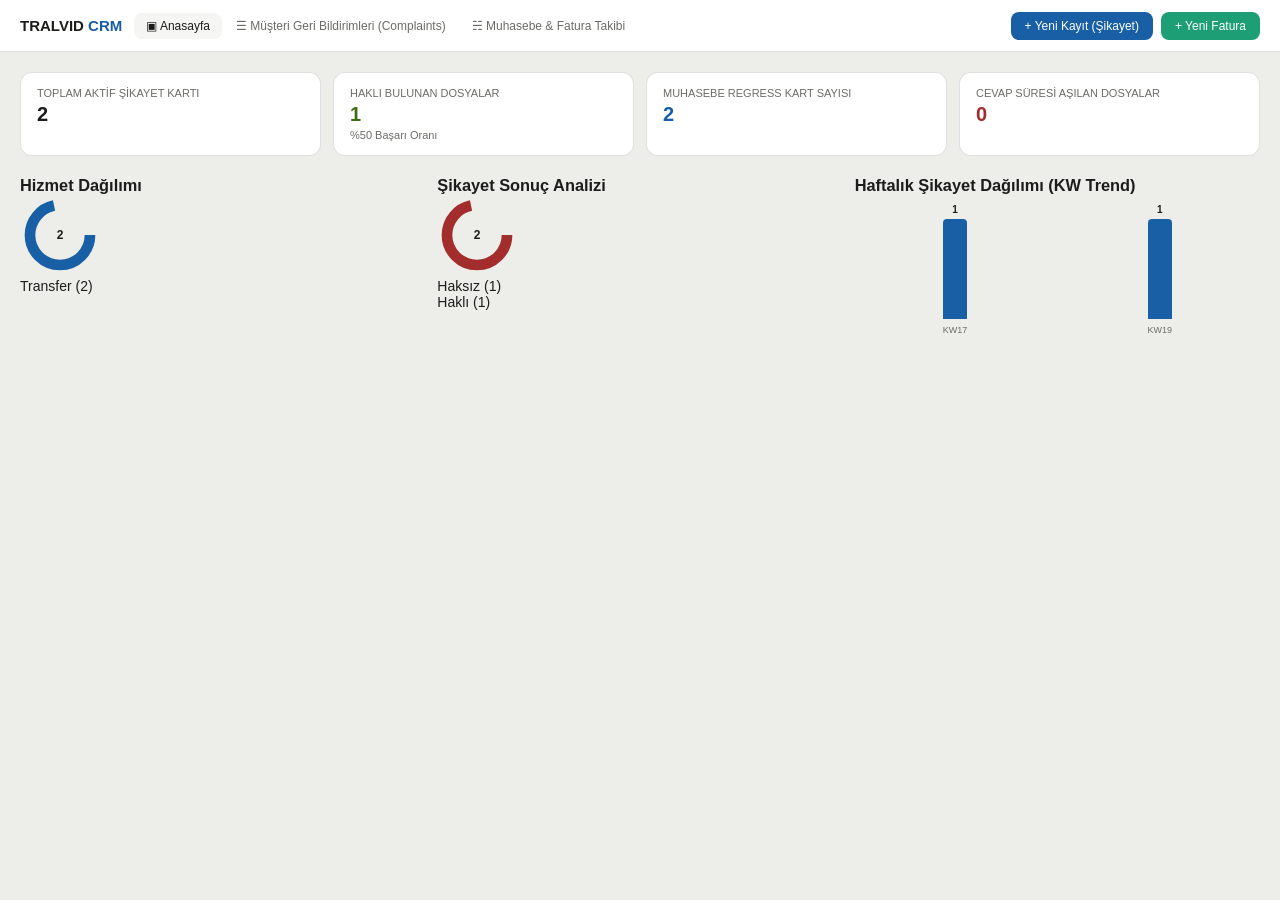
<file: gemini-yeni.html>
<!DOCTYPE html>
<html lang="tr">
<head>
<meta charset="UTF-8">
<meta name="viewport" content="width=device-width, initial-scale=1.0">
<title>TRALVID CRM & MUTABAKAT SİSTEMİ</title>
<style>
  *, *::before, *::after { box-sizing: border-box; margin: 0; padding: 0; }

  :root {
    --bg-primary: #ffffff;
    --bg-secondary: #f5f5f4;
    --bg-tertiary: #edede9;
    --text-primary: #1c1c1a;
    --text-secondary: #6b6b67;
    --text-hint: #9c9c98;
    --border: rgba(0,0,0,0.12);
    --border-md: rgba(0,0,0,0.20);
    --radius-md: 8px;
    --radius-lg: 12px;
    --blue: #185FA5;
    --blue-dark: #0C447C;
    --blue-bg: #E6F1FB;
    --blue-text: #185FA5;
    --green-bg: #EAF3DE;
    --green-text: #3B6D11;
    --red-bg: #FCEBEB;
    --red-text: #A32D2D;
    --amber-bg: #FAEEDA;
    --amber-text: #854F0B;
    --gray-bg: #F1EFE8;
    --gray-text: #5F5E5A;
    --purple-bg: #EEEDFE;
    --purple-text: #534AB7;
    --teal-bg: #E1F5EE;
    --teal-text: #0F6E56;
  }

  @media (prefers-color-scheme: dark) {
    :root {
      --bg-primary: #1e1e1c;
      --bg-secondary: #2a2a27;
      --bg-tertiary: #252523;
      --text-primary: #f0efea;
      --text-secondary: #a8a8a3;
      --text-hint: #6b6b67;
      --border: rgba(255,255,255,0.10);
      --border-md: rgba(255,255,255,0.18);
      --blue-bg: #0C447C;
      --blue-text: #B5D4F4;
      --green-bg: #27500A;
      --green-text: #C0DD97;
      --red-bg: #791F1F;
      --red-text: #F7C1C1;
      --amber-bg: #633806;
      --amber-text: #FAC775;
      --gray-bg: #444441;
      --gray-text: #D3D1C7;
      --purple-bg: #3C3489;
      --purple-text: #CECBF6;
      --teal-bg: #085041;
      --teal-text: #9FE1CB;
    }
  }

  body {
    font-family: -apple-system, BlinkMacSystemFont, 'Segoe UI', Roboto, sans-serif;
    font-size: 14px;
    color: var(--text-primary);
    background: var(--bg-tertiary);
    min-height: 100vh;
  }

  /* ===== TOPBAR ===== */
  .topbar {
    background: var(--bg-primary);
    border-bottom: 0.5px solid var(--border);
    padding: 0 20px;
    display: flex;
    align-items: center;
    gap: 12px;
    height: 52px;
    position: sticky;
    top: 0;
    z-index: 100;
  }
  .logo { font-size: 15px; font-weight: 600; white-space: nowrap; color: var(--text-primary); }
  .logo span { color: var(--blue); }
  .nav { display: flex; gap: 2px; flex: 1; overflow-x: auto; }
  .nav::-webkit-scrollbar { display: none; }
  .nav-btn {
    padding: 6px 12px;
    border-radius: var(--radius-md);
    border: none;
    background: transparent;
    cursor: pointer;
    font-size: 12px;
    color: var(--text-secondary);
    font-family: inherit;
    white-space: nowrap;
    transition: background 0.15s, color 0.15s;
  }
  .nav-btn:hover { background: var(--bg-secondary); color: var(--text-primary); }
  .nav-btn.active { background: var(--bg-secondary); color: var(--text-primary); font-weight: 500; }
  
  .topbar-actions { display: flex; gap: 8px; margin-left: auto; }
  .fab {
    display: flex;
    align-items: center;
    gap: 5px;
    padding: 7px 14px;
    background: var(--blue);
    color: #fff;
    border: none;
    border-radius: var(--radius-md);
    cursor: pointer;
    font-size: 12px;
    font-weight: 500;
    white-space: nowrap;
  }
  .fab:hover { background: var(--blue-dark); }
  .fab.fab-success { background: #1D9E75; }
  .fab.fab-success:hover { background: #0F6E56; }

  /* ===== CONTENT MAP ===== */
  .content { padding: 20px; max-width: 1400px; margin: 0 auto; }
  .page { display: none; }
  .page.active { display: block; }

  /* ===== STAT CARDS ===== */
  .stats-row { display: grid; grid-template-columns: repeat(4, 1fr); gap: 12px; margin-bottom: 20px; }
  .stat-card { background: var(--bg-primary); border: 0.5px solid var(--border); border-radius: var(--radius-lg); padding: 14px 16px; }
  .stat-card .s-lbl { font-size: 11px; color: var(--text-secondary); margin-bottom: 4px; font-weight: 500; }
  .stat-card .s-val { font-size: 20px; font-weight: 600; color: var(--text-primary); }
  .stat-card .s-sub { font-size: 11px; color: var(--text-secondary); margin-top: 3px; }

  /* ===== TABLES & TOOLBARS ===== */
  .table-wrap { background: var(--bg-primary); border-radius: var(--radius-lg); border: 0.5px solid var(--border); overflow: hidden; margin-bottom: 20px; }
  .table-toolbar { padding: 12px 14px; display: flex; gap: 8px; align-items: center; border-bottom: 0.5px solid var(--border); flex-wrap: wrap; background: var(--bg-secondary); }
  .table-scroll { overflow-x: auto; }
  table { width: 100%; border-collapse: collapse; min-width: 1200px; table-layout: fixed; }
  th { padding: 10px 12px; text-align: left; font-size: 11px; font-weight: 600; color: var(--text-secondary); border-bottom: 0.5px solid var(--border); background: var(--bg-secondary); white-space: nowrap; }
  td { padding: 10px 12px; font-size: 12px; border-bottom: 0.5px solid var(--border); vertical-align: middle; white-space: nowrap; overflow: hidden; text-overflow: ellipsis; color: var(--text-primary); }
  tr:last-child td { border-bottom: none; }
  tr:hover td { background: var(--bg-secondary); }

  /* ===== FORM DESIGN ===== */
  input[type="text"], input[type="number"], input[type="date"], select, textarea {
    background: var(--bg-primary); color: var(--text-primary); border: 0.5px solid var(--border-md); border-radius: var(--radius-md); padding: 7px 10px; font-size: 13px; font-family: inherit; outline: none; width: 100%;
  }
  input[type="text"]:focus, input[type="number"]:focus, input[type="date"]:focus, select:focus, textarea:focus { border-color: var(--blue); box-shadow: 0 0 0 2px rgba(24, 95, 165, 0.15); }
  textarea { resize: vertical; min-height: 54px; }
  .toolbar-input { flex: 1; min-width: 160px; max-width: 260px; }
  .toolbar-select { min-width: 140px; max-width: 200px; }

  /* ===== PROGRESS BAR ===== */
  .progress-wrap { background: var(--bg-tertiary); border-radius: 4px; height: 8px; overflow: hidden; flex: 1; display: flex; align-items: center; }
  .progress-bar { height: 100%; border-radius: 4px; transition: width 0.3s; }

  /* ===== MODAL ===== */
  .modal-overlay { display: none; position: fixed; inset: 0; background: rgba(0,0,0,0.45); z-index: 500; align-items: flex-start; justify-content: center; padding: 20px 16px; overflow-y: auto; }
  .modal-overlay.open { display: flex; }
  .modal { background: var(--bg-primary); border-radius: var(--radius-lg); border: 0.5px solid var(--border); width: 880px; max-width: 100%; position: relative; margin-bottom: 40px; }
  .modal-header { padding: 16px 22px; border-bottom: 0.5px solid var(--border); display: flex; align-items: center; justify-content: space-between; background: var(--bg-secondary); }
  .modal-header h2 { font-size: 14px; font-weight: 600; color: var(--text-primary); }
  .modal-close { background: none; border: none; cursor: pointer; color: var(--text-secondary); font-size: 22px; line-height: 1; }
  .modal-body { padding: 20px 22px; }
  .modal-footer { padding: 14px 22px; border-top: 0.5px solid var(--border); display: flex; justify-content: flex-end; gap: 10px; background: var(--bg-secondary); }
  
  .section-title { font-size: 11px; font-weight: 600; color: var(--blue); letter-spacing: 0.6px; text-transform: uppercase; margin: 16px 0 10px; padding-bottom: 4px; border-bottom: 1px solid var(--border); }
  .section-title:first-child { margin-top: 0; }
  
  .form-grid { display: grid; grid-template-columns: repeat(3, 1fr); gap: 12px; }
  .form-group { display: flex; flex-direction: column; gap: 4px; }
  .form-group.full { grid-column: 1 / -1; }
  .form-group.span-2 { grid-column: span 2; }
  .form-label { font-size: 11px; color: var(--text-secondary); font-weight: 500; }

  /* ===== DETAY GÖRÜNÜM ===== */
  .detail-grid { display: grid; grid-template-columns: repeat(3, 1fr); gap: 12px; }
  .detail-item { display: flex; flex-direction: column; gap: 2px; border-bottom: 0.5px solid var(--border); padding-bottom: 6px; }
  .detail-lbl { font-size: 11px; color: var(--text-secondary); }
  .detail-val { font-size: 13px; color: var(--text-primary); font-weight: 500; }
  .detail-item.full { grid-column: 1 / -1; border-bottom: none; }
  .note-box { background: var(--bg-secondary); border-radius: var(--radius-md); padding: 10px 12px; font-size: 12px; min-height: 50px; margin-top: 4px; border: 0.5px solid var(--border); }

  /* ===== UTILITIES ===== */
  .badge { display: inline-block; padding: 2px 8px; border-radius: 10px; font-size: 11px; font-weight: 500; text-align: center; }
  .badge-green { background: var(--green-bg); color: var(--green-text); }
  .badge-red { background: var(--red-bg); color: var(--red-text); }
  .badge-blue { background: var(--blue-bg); color: var(--blue-text); }
  .badge-gray { background: var(--gray-bg); color: var(--gray-text); }
  .badge-amber { background: var(--amber-bg); color: var(--amber-text); }
  .badge-purple { background: var(--purple-bg); color: var(--purple-text); }
  .badge-teal { background: var(--teal-bg); color: var(--teal-text); }
  
  .icon-btn { background: transparent; border: none; cursor: pointer; font-size: 14px; padding: 2px 6px; color: var(--blue); }
  .icon-btn:hover { color: var(--blue-dark); }
  .icon-btn.btn-delete { color: var(--red-text); }
  .icon-btn.btn-delete:hover { color: #791F1F; }

  .toast { position: fixed; bottom: 24px; right: 24px; background: #1D9E75; color: #fff; padding: 10px 18px; border-radius: var(--radius-md); font-size: 13px; z-index: 9999; display: none; align-items: center; gap: 8px; box-shadow: 0 4px 12px rgba(0,0,0,0.15); }
  .toast.show { display: flex; }

  .charts-grid-pure { display: grid; grid-template-columns: repeat(3, 1fr); gap: 12px; margin-bottom: 20px; }
  .kw-col { display: flex; flex-direction: column; align-items: center; gap: 4px; flex: 1; }
  .kw-bar { width: 100%; border-radius: 4px 4px 0 0; min-height: 4px; transition: height 0.3s; }
  .kw-lbl { font-size: 9px; color: var(--text-secondary); margin-top: 2px; }
  .kw-val { font-size: 10px; font-weight: 600; color: var(--text-primary); }
</style>
</head>
<body>

<div class="topbar">
  <div class="logo">TRALVID <span>CRM</span></div>
  <nav class="nav">
    <button class="nav-btn active" id="nav-dashboard" onclick="showPage('dashboard')">&#9635; Anasayfa</button>
    <button class="nav-btn" id="nav-records" onclick="showPage('records')">&#9776; Müşteri Geri Bildirimleri (Complaints)</button>
    <button class="nav-btn" id="nav-accounting" onclick="showPage('accounting')">&#9781; Muhasebe &amp; Fatura Takibi</button>
  </nav>
  <div class="topbar-actions">
    <button class="fab" onclick="openComplaintModal()">&#43; Yeni Kayıt (Şikayet)</button>
    <button class="fab fab-success" onclick="openInvoiceModal()">&#43; Yeni Fatura</button>
  </div>
</div>

<div class="content">

  <div id="page-dashboard" class="page active">
    <div class="stats-row" id="dash-stats"></div>
    <div class="charts-grid-pure">
      <div class="chart-card">
        <h3>Hizmet Dağılımı</h3>
        <div id="chart-servis" class="donut-wrap"></div>
      </div>
      <div class="chart-card">
        <h3>Şikayet Sonuç Analizi</h3>
        <div id="chart-sonuc" class="donut-wrap"></div>
      </div>
      <div class="chart-card">
        <h3>Haftalık Şikayet Dağılımı (KW Trend)</h3>
        <div id="chart-kw" class="kw-chart" style="display:flex; align-items:flex-end; height:140px; gap:4px;"></div>
      </div>
    </div>
  </div>

  <div id="page-records" class="page">
    <div class="table-wrap">
      <div class="table-toolbar">
        <input class="toolbar-input" type="text" id="rec-search" placeholder="Rezervasyon No veya Kelime Ara…" oninput="renderRecordsTable()">
        <select class="toolbar-select" id="rec-filter-sonuc" onchange="renderRecordsTable()">
          <option value="">Tüm Şikayet Sonuçları</option>
          <option value="Haklı">Haklı</option>
          <option value="Haksız">Haksız</option>
        </select>
      </div>
      <div class="table-scroll">
        <table style="min-width:1400px;">
          <thead>
            <tr>
              <th style="width:70px;">Hafta No</th><th style="width:70px;">Çeyrek</th><th style="width:90px;">Tarih</th><th style="width:140px;">Kullanıcı</th><th style="width:110px;">Rezervasyon No</th><th style="width:150px;">Tur Operatörü</th><th style="width:100px;">Bölge</th><th style="width:100px;">Hizmet</th><th style="width:180px;">Şikayet Konusu (TR)</th><th style="width:100px;">Sonuç</th><th style="width:90px;">Tazminat</th><th style="width:80px;">İşlemler</th>
            </tr>
          </thead>
          <tbody id="rec-tbody"></tbody>
        </table>
      </div>
    </div>
  </div>

  <div id="page-accounting" class="page">
    <div class="stats-row" id="acc-stats"></div>
    
    <div class="filter-row" style="display:flex; gap:10px; margin-bottom:16px; flex-wrap:wrap;">
      <select class="toolbar-select" id="acc-filter-partner" onchange="renderAccounting()">
        <option value="">Tüm Partnerler</option>
      </select>
      <select class="toolbar-select" id="acc-filter-durum" onchange="renderAccounting()">
        <option value="">Tüm Durumlar</option>
        <option value="Beklemede">Beklemede</option>
        <option value="Gönderildi">Gönderildi</option>
        <option value="İade edildi">İade edildi</option>
        <option value="Kabul edildi">Kabul edildi</option>
        <option value="İtiraz edildi">İtiraz edildi</option>
      </select>
      <select class="toolbar-select" id="acc-filter-doviz" onchange="renderAccounting()">
        <option value="">Tüm Dövizler</option>
        <option value="EUR">EUR</option>
        <option value="USD">USD</option>
        <option value="GBP">GBP</option>
        <option value="TRY">TRY</option>
      </select>
      <button class="fab fab-success" onclick="openInvoiceModal()" style="margin-left:auto;">&#43; Yeni Fatura</button>
    </div>

    <div class="acc-section table-wrap">
      <div class="table-toolbar" style="font-weight:600;">Fatura Takip Veritabanı</div>
      <div class="table-scroll">
        <table style="min-width:1450px;">
          <thead>
            <tr>
              <th>Fatura No</th><th>Fatura Tarihi</th><th>Partner (Kime)</th><th>İlgili Rezervasyon</th><th>Gönderilen Tutar</th><th>Döviz</th><th>Durum</th><th>İade Tutarı</th><th>İade Tarihi</th><th>Kabul Durumu</th><th>Kesinti Sebebi / Not</th><th style="width:80px;">Aksiyon</th>
            </tr>
          </thead>
          <tbody id="acc-tbody"></tbody>
        </table>
      </div>
    </div>

    <div class="acc-section table-wrap">
      <div class="table-toolbar" style="font-weight:600;">Partner Bazlı Finansal Tahsilat &amp; Regress Performans Göstergeleri</div>
      <div class="table-scroll">
        <table style="min-width:1000px;">
          <thead>
            <tr>
              <th>Partner Name</th><th>Toplam Gönderilen</th><th>İade Edilen (Tahsil Edilen)</th><th>Kabul Edilen Tutar</th><th>Yanıt Bekleyen Tutar</th><th style="width:300px;">Tahsilat Başarı Oranı (%)</th>
            </tr>
          </thead>
          <tbody id="acc-summary-tbody"></tbody>
        </table>
      </div>
    </div>
  </div>

</div>

<div class="modal-overlay" id="complaint-modal-overlay">
  <div class="modal">
    <div class="modal-header">
      <h2>Yeni Müşteri Şikayet &amp; Mutabakat Kaydı</h2>
      <button class="modal-close" onclick="closeComplaintModal()">&times;</button>
    </div>
    <div class="modal-body">
      <div class="section-title">Sistem &amp; Zaman Yönetimi Başlıkları</div>
      <div class="form-grid">
        <div class="form-group">
          <label class="form-label" for="c-user">Benutzer (Kullanıcı)</label>
          <select id="c-user">
            <option value="ÜNAL BÜYÜKSUNGUR">ÜNAL BÜYÜKSUNGUR</option>
            <option value="EFE ILHAN">EFE ILHAN</option>
            <option value="SAMET GÜNDÜZCÜ">SAMET GÜNDÜZCÜ</option>
          </select>
        </div>
        <div class="form-group">
          <label class="form-label" for="c-date">Datum (Tarih)</label>
          <input type="date" id="c-date">
        </div>
        <div class="form-group">
          <label class="form-label" for="c-timeout">Cevap için süre aşımı</label>
          <select id="c-timeout">
            <option value="False">Hayır (False)</option>
            <option value="True">Evet (True)</option>
          </select>
        </div>
        <div class="form-group">
          <label class="form-label" for="c-sn">SN erhalten</label>
          <select id="c-sn">
            <option value="False">Hayır (False)</option>
            <option value="True">Evet (True)</option>
          </select>
        </div>
        <div class="form-group">
          <label class="form-label" for="c-booking">Buchungsnummer (Rezervasyon No)</label>
          <input type="text" id="c-booking" placeholder="Örn: 1283842">
        </div>
        <div class="form-group">
          <label class="form-label" for="c-subbooking">Sub-Buchungsnummer (Alt Rez No)</label>
          <input type="text" id="c-subbooking">
        </div>
      </div>

      <div class="section-title">Demografi &amp; Operasyonel Takvim Günleri</div>
      <div class="form-grid">
        <div class="form-group">
          <label class="form-label" for="c-adult">Erwachsene (Yetişkin Sayısı)</label>
          <input type="number" id="c-adult" min="0" value="2">
        </div>
        <div class="form-group">
          <label class="form-label" for="c-child">Kind (Çocuk Sayısı)</label>
          <input type="number" id="c-child" min="0" value="0">
        </div>
        <div class="form-group">
          <label class="form-label" for="c-infant">Infant (Bebek Sayısı)</label>
          <input type="number" id="c-infant" min="0" value="0">
        </div>
        <div class="form-group">
          <label class="form-label" for="c-bdate">Beschwerdedatum (Şikayet Tarihi)</label>
          <input type="date" id="c-bdate">
        </div>
        <div class="form-group">
          <label class="form-label" for="c-adate">Ankunftsdatum (Varış Tarihi)</label>
          <input type="date" id="c-adate">
        </div>
      </div>

      <div class="section-title">Kontrat Ortakları &amp; Lokasyon Entegrasyonu (GENEL-OTEL VERI)</div>
      <div class="form-grid">
        <div class="form-group">
          <label class="form-label" for="c-veranstalter">Veranstalter (Tur Operatörü)</label>
          <select id="c-veranstalter">
            <option value="HOLIDAY CHECK TOURISTIC">HOLIDAY CHECK TOURISTIC</option>
            <option value="PAXIMUM WEST MARKETS">PAXIMUM WEST MARKETS</option>
            <option value="ONEX TOUR">ONEX TOUR</option>
            <option value="TIMELESS TRAVEL">TIMELESS TRAVEL</option>
          </select>
        </div>
        <div class="form-group">
          <label class="form-label" for="c-partner">Partner (İş Ortağı Kodu)</label>
          <select id="c-partner">
            <option value="IC">IC</option>
            <option value="PP">PP</option>
            <option value="SWT">SWT</option>
          </select>
        </div>
        <div class="form-group">
          <label class="form-label" for="c-verursacher">Beschwerdeverursacher (Şikayete Sebep Olan)</label>
          <select id="c-verursacher">
            <option value="HDS ÜSTLENDİ">HDS ÜSTLENDİ</option>
            <option value="HDS AIRPORT">HDS AIRPORT</option>
            <option value="HDS CALL CENTER">HDS CALL CENTER</option>
            <option value="TAŞIMACI">TAŞIMACI</option>
            <option value="HOTEL">HOTEL</option>
          </select>
        </div>
        <div class="form-group">
          <label class="form-label" for="c-region">Region (Bölge)</label>
          <select id="c-region">
            <option value="ANTALYA">ANTALYA</option>
            <option value="SIDE">SIDE</option>
            <option value="KEMER">KEMER</option>
            <option value="BELEK">BELEK</option>
            <option value="ALANYA">ALANYA</option>
            <option value="EGE">EGE</option>
            <option value="DIDIM">DIDIM</option>
            <option value="KUSADASI">KUSADASI</option>
            <option value="MARMARIS">MARMARIS</option>
            <option value="BODRUM">BODRUM</option>
            <option value="DALAMAN">DALAMAN</option>
            <option value="ISTANBUL IST">ISTANBUL IST</option>
            <option value="ISTANBUL SAW">ISTANBUL SAW</option>
          </select>
        </div>
        <div class="form-group">
          <label class="form-label" for="c-airport">Flughafen (Havalimanı)</label>
          <select id="c-airport">
            <option value="AYT">AYT</option>
            <option value="ADB">ADB</option>
            <option value="BJV">BJV</option>
            <option value="DLM">DLM</option>
            <option value="IST">IST</option>
            <option value="SAW">SAW</option>
          </select>
        </div>
        <div class="form-group">
          <label class="form-label" for="c-servis">Servis (Sunulan Hizmet)</label>
          <select id="c-servis">
            <option value="Transfer">Transfer</option>
            <option value="OTS">OTS</option>
            <option value="Otel">Otel</option>
            <option value="Rehberlik">Rehberlik</option>
            <option value="HDS">HDS</option>
          </select>
        </div>
        <div class="form-group span-2">
          <label class="form-label" for="c-hotel">İlgili Otel Listesi (OTEL VERI Drop-Down)</label>
          <select id="c-hotel">
            <option value="">— Bir Otel Seçebilirsiniz (Opsiyonel) —</option>
            <option value="A GOOD LIFE UTOPIA FAMILY RESORT">A GOOD LIFE UTOPIA FAMILY RESORT</option>
            <option value="A HOTEL SIDE">A HOTEL SIDE</option>
            <option value="A SUITE SIDE HOTEL">A SUITE SIDE HOTEL</option>
            <option value="A11 HOTEL OBAKOY">A11 HOTEL OBAKOY</option>
            <option value="ACAR HOTEL">ACAR HOTEL</option>
            <option value="ADA PORT HOTELS ADULT ONLY +16">ADA PORT HOTELS ADULT ONLY +16</option>
            <option value="ADALYA ART SIDE HOTEL">ADALYA ART SIDE HOTEL</option>
            <option value="ADALYA ELITE LARA">ADALYA ELITE LARA</option>
            <option value="ADALYA OCEAN HOTEL">ADALYA OCEAN HOTEL</option>
            <option value="ADALYA RESORT HOTEL ADULT ONLY">ADALYA RESORT HOTEL ADULT ONLY</option>
            <option value="ADAM&EVE ONLY ADULT +16">ADAM&EVE ONLY ADULT +16</option>
            <option value="AYDINBEY SIU COLLECT">AYDINBEY SIU COLLECT</option>
            <option value="SUNRISE QUEEN RESORT">SUNRISE QUEEN RESORT</option>
            <option value="MEGA SARAY RESORT SIDE">MEGA SARAY RESORT SIDE</option>
            <option value="ISLA PANORAMA HOTEL">ISLA PANORAMA HOTEL</option>
            <option value="SERAY DELUXE HOTEL">SERAY DELUXE HOTEL</option>
          </select>
        </div>
        <div class="form-group">
          <label class="form-label" for="c-transfertype">Transfer Type (Tür)</label>
          <select id="c-transfertype">
            <option value="VIP">VIP</option>
            <option value="Shuttle">Shuttle</option>
            <option value="Express Shuttle">Express Shuttle</option>
          </select>
        </div>
      </div>

      <div class="section-title">Kategorik Dil Yapıları &amp; Şikayet Konuları</div>
      <div class="form-grid">
        <div class="form-group">
          <label class="form-label" for="c-ptr">Beschwerdepunkt TR (Şikayet Konusu TR)</label>
          <select id="c-ptr">
            <option value="Transfer ( yok )">Transfer ( yok )</option>
            <option value="Transfer (alınmamış geliş-dönüş)">Transfer (alınmamış geliş-dönüş)</option>
            <option value="Transfer ( CIP alana bildirilmemiş )">Transfer ( CIP alana bildirilmemiş )</option>
            <option value="Transfer ( yanlış otele bırakıldı )">Transfer ( yanlış otele bırakıldı )</option>
            <option value="Transfer Alınış saati (erken)">Transfer Alınış saati (erken)</option>
            <option value="Transfer (Havaalanında bekleme süresi)">Transfer (Havaalanında bekleme süresi)</option>
            <option value="Transfer (alınmamış) Depar">Transfer (alınmamış) Depar</option>
            <option value="Transfer (alınmamış) Arrival">Transfer (alınmamış) Arrival</option>
            <option value="Oda kategori">Oda kategori</option>
            <option value="Gürültü">Gürültü</option>
            <option value="Temizlik">Temizlik</option>
            <option value="AI Konsept">AI Konsept</option>
            <option value="Alınış Bilgisi">Alınış Bilgisi</option>
            <option value="Gala yemeği">Gala yemeği</option>
          </select>
        </div>
        <div class="form-group">
          <label class="form-label" for="c-pde">Beschwerdepunkt DE (Şikayet Konusu DE)</label>
          <select id="c-pde">
            <option value="Transfer ( kein Transfer gebucht )">Transfer ( kein Transfer gebucht )</option>
            <option value="Transfer (nicht an CIP-Abteilung gemeldet)">Transfer (nicht an CIP-Abteilung gemeldet)</option>
            <option value="Transfer (zum falschen Hotel gebracht)">Transfer (zum falschen Hotel gebracht)</option>
            <option value="Zimmerkategorie">Zimmerkategorie</option>
            <option value="Allgemeine Hotelbeschwerde">Allgemeine Hotelbeschwerde</option>
          </select>
        </div>
        <div class="form-group">
          <label class="form-label" for="c-pen">Beschwerdepunkt EN (Şikayet Konusu EN)</label>
          <select id="c-pen">
            <option value="Transfer (no transfer booked)">Transfer (no transfer booked)</option>
            <option value="Transfer (not reported to CIP)">Transfer (not reported to CIP)</option>
            <option value="Transfer (taken to the wrong hotel)">Transfer (taken to the wrong hotel)</option>
            <option value="Room category">Room category</option>
            <option value="General Hotel Complaint">General Hotel Complaint</option>
          </select>
        </div>
        <div class="form-group">
          <label class="form-label" for="c-konu2">Şikayet 2</label>
          <select id="c-konu2">
            <option value="">— Yok —</option>
            <option value="AI Konsept">AI Konsept</option>
            <option value="Temizlik">Temizlik</option>
            <option value="Oda kategori">Oda kategori</option>
            <option value="Gürültü">Gürültü</option>
          </select>
        </div>
        <div class="form-group">
          <label class="form-label" for="c-konu3">Şikayet 3</label>
          <select id="c-konu3">
            <option value="">— Yok —</option>
            <option value="AI Konsept">AI Konsept</option>
            <option value="Temizlik">Temizlik</option>
            <option value="Gürültü">Gürültü</option>
          </select>
        </div>
        <div class="form-group">
          <label class="form-label" for="c-result">complaint result (Şikayet Sonucu)</label>
          <select id="c-result">
            <option value="Haksız">Haksız</option>
            <option value="Haklı">Haklı</option>
          </select>
        </div>
        <div class="form-group">
          <label class="form-label" for="c-price">Ücret / Tazminat Tutarı</label>
          <input type="number" id="c-price" min="0" value="0">
        </div>
        <div class="form-group">
          <label class="form-label" for="c-currency">Döviz</label>
          <select id="c-currency">
            <option value="EUR">EUR</option>
            <option value="USD">USD</option>
            <option value="GBP">GBP</option>
            <option value="TRY">TRY</option>
          </select>
        </div>
      </div>

      <div class="section-title">Açıklama Katmanı</div>
      <div class="form-grid">
        <div class="form-group full">
          <label class="form-label" for="c-notes">Notiz (Not)</label>
          <textarea id="c-notes" placeholder="Tazmin veya mutabakata dair önemli açıklamaları ekleyin…"></textarea>
        </div>
      </div>
    </div>
    <div class="modal-footer">
      <button class="btn-secondary" onclick="closeComplaintModal()">Vazgeç</button>
      <button class="btn-primary" onclick="saveComplaint()">Şikayet Kartını Kaydet</button>
    </div>
  </div>
</div>

<div class="modal-overlay" id="invoice-modal-overlay">
  <div class="modal">
    <div class="modal-header">
      <h2>Yeni Regress / Finansal Fatura Takip Kartı</h2>
      <button class="modal-close" onclick="closeInvoiceModal()">&times;</button>
    </div>
    <div class="modal-body">
      <div class="form-grid">
        <div class="form-group">
          <label class="form-label" for="inv-no">Fatura No</label>
          <input type="text" id="inv-no" placeholder="Örn: HDA2025000005763">
        </div>
        <div class="form-group">
          <label class="form-label" for="inv-date">Fatura Tarihi</label>
          <input type="date" id="inv-date">
        </div>
        <div class="form-group">
          <label class="form-label" for="inv-partner">Partner (Kime Gönderildi)</label>
          <select id="inv-partner">
            <option value="SWT">SWT</option>
            <option value="HDS AYT OPERATIONS">HDS AYT OPERATIONS</option>
            <option value="MTS/OTS EGE">MTS/OTS EGE</option>
            <option value="SERAMONI">SERAMONI</option>
          </select>
        </div>
        <div class="form-group">
          <label class="form-label" for="inv-booking">İlgili Rezervasyon (Booking)</label>
          <input type="text" id="inv-booking" placeholder="Örn: 1295423">
        </div>
        <div class="form-group">
          <label class="form-label" for="inv-tutar">Gönderilen Tutar</label>
          <input type="number" id="inv-tutar" min="0" value="0">
        </div>
        <div class="form-group">
          <label class="form-label" for="inv-doviz">Döviz</label>
          <select id="inv-doviz">
            <option value="EUR">EUR</option>
            <option value="USD">USD</option>
            <option value="GBP">GBP</option>
            <option value="TRY">TRY</option>
          </select>
        </div>
        <div class="form-group">
          <label class="form-label" for="inv-durum">Durum</label>
          <select id="inv-durum">
            <option value="Beklemede">Beklemede</option>
            <option value="Gönderildi">Gönderildi</option>
            <option value="İade edildi">İade edildi</option>
            <option value="Kabul edildi">Kabul edildi</option>
            <option value="İtiraz edildi">İtiraz edildi</option>
          </select>
        </div>
        <div class="form-group">
          <label class="form-label" for="inv-kabul">Kabul Durumu</label>
          <select id="inv-kabul">
            <option value="">— Seçiniz —</option>
            <option value="Evet">Evet</option>
            <option value="Hayır">Hayır</option>
            <option value="Kısmi kabul">Kısmi kabul</option>
          </select>
        </div>
        <div class="form-group">
          <label class="form-label" for="inv-iade-tutar">İade Tutarı</label>
          <input type="number" id="inv-iade-tutar" min="0" value="0">
        </div>
        <div class="form-group">
          <label class="form-label" for="inv-iade-date">İade Tarihi</label>
          <input type="date" id="inv-iade-date">
        </div>
        <div class="form-group span-2">
          <label class="form-label" for="inv-kesinti">Kesinti Sebebi / Not</label>
          <input type="text" id="inv-kesinti" placeholder="Kesinti gerekçesi veya finansal notlar…">
        </div>
      </div>
    </div>
    <div class="modal-footer">
      <button class="btn-secondary" onclick="closeInvoiceModal()">Kapat</button>
      <button class="btn-primary" onclick="saveInvoice()">Faturayı Kaydet</button>
    </div>
  </div>
</div>

<div class="modal-overlay" id="detail-modal-overlay">
  <div class="modal">
    <div class="modal-header">
      <h2 id="detail-modal-title">Kayıt Detay Kartı Analizi</h2>
      <button class="modal-close" onclick="closeDetailModal()">&times;</button>
    </div>
    <div class="modal-body" id="detail-modal-body"></div>
    <div class="modal-footer">
      <button class="btn-secondary" onclick="closeDetailModal()">Kapat</button>
    </div>
  </div>
</div>

<div class="toast" id="toast"><span>&#10003;</span><span id="toast-msg"></span></div>

<script>
// ==================== HAFIZA ENTEGRASYONU & CORES ====================
var initialComplaints = [
  {id:1, kw:'KW17', quarter:'Q2', user:'ÜNAL BÜYÜKSUNGUR', date:'2025-04-25', timeout:'False', sn:'False', booking:'1283842', subbooking:'1283945', adult:1, child:0, infant:0, bdate:'2025-04-25', adate:'2025-04-16', veranstalter:'HOLIDAY CHECK TOURISTIC', partner:'IC', Verursacher:'HDS ÜSTLENDİ', region:'ANTALYA', airport:'AYT', servis:'Transfer', hotel:'', transfertype:'VIP', ptr:'Transfer ( yok )', pde:'Transfer ( kein Transfer gebucht )', pen:'Transfer (no transfer booked)', konu2:'', konu3:'', result:'Haksız', price:0, currency:'EUR', notes:''},
  {id:2, kw:'KW19', quarter:'Q2', user:'ÜNAL BÜYÜKSUNGUR', date:'2025-05-08', timeout:'False', sn:'False', booking:'1727784', subbooking:'1286238', adult:3, child:0, infant:0, bdate:'2025-05-06', adate:'2025-04-21', veranstalter:'HOLIDAY CHECK TOURISTIC', partner:'IC', Verursacher:'HOTEL', region:'ANTALYA', airport:'AYT', servis:'Transfer', hotel:'', transfertype:'VIP', ptr:'Transfer ( yok )', pde:'Transfer (zum falschen Hotel gebracht)', pen:'Transfer (taken to the wrong hotel)', konu2:'', konu3:'AI Konsept', result:'Haklı', price:125, currency:'EUR', notes:'Özel transfer şikayeti 125€ iade'}
];

var initialInvoices = [
  {id:1, faturaNo:'HDA2025000005763', tarih:'2025-05-08', partner:'SWT', booking:'1295423', tutar:18, doviz:'EUR', durum:'Kabul edildi', kabul:'Evet', iadeTutar:18, iadeDate:'2025-05-15', kesinti:''},
  {id:2, faturaNo:'HDS2025000000049', tarih:'2025-05-24', partner:'HDS AYT OPERATIONS', booking:'1268795', tutar:100, doviz:'EUR', durum:'İtiraz edildi', kabul:'Hayır', iadeTutar:0, iadeDate:'', kesinti:'Sorumluluk kabul edilmiyor'}
];

var complaints = JSON.parse(localStorage.getItem('tralvid_pages_complaints')) || initialComplaints;
var invoices = JSON.parse(localStorage.getItem('tralvid_pages_invoices')) || initialInvoices;

function syncStorage() {
  localStorage.setItem('tralvid_pages_complaints', JSON.stringify(complaints));
  localStorage.setItem('tralvid_pages_invoices', JSON.stringify(invoices));
}

function getKW(dateStr) {
  var d = new Date(dateStr); if (isNaN(d.getTime())) return 'KW01';
  var jan1 = new Date(d.getFullYear(), 0, 1);
  return 'KW' + Math.ceil(((d - jan1) / 86400000 + jan1.getDay() + 1) / 7);
}

function getQuarter(dateStr) {
  var d = new Date(dateStr); if (isNaN(d.getTime())) return 'Q1';
  return 'Q' + Math.ceil((d.getMonth() + 1) / 3);
}

function fmt(n) { var num = parseFloat(n) || 0; return num % 1 === 0 ? num.toString() : num.toFixed(2); }
function truncate(str, len) { if (!str) return '—'; return str.length > len ? str.substring(0, len) + '…' : str; }

function countBy(arr, key) {
  var result = {};
  for (var i = 0; i < arr.length; i++) {
    var v = arr[i][key] || 'Diğer';
    result[v] = (result[v] || 0) + 1;
  }
  return result;
}

function showToast(msg) {
  var el = document.getElementById('toast'); if (!el) return;
  document.getElementById('toast-msg').textContent = msg;
  el.classList.add('show');
  setTimeout(function() { el.classList.remove('show'); }, 3000);
}

// ==================== SAYFA NAVİGASYON MİMARİSİ ====================
function showPage(page) {
  var pages = ['dashboard', 'records', 'accounting'];
  for (var i = 0; i < pages.length; i++) {
    var pEl = document.getElementById('page-' + pages[i]);
    var nEl = document.getElementById('nav-' + pages[i]);
    if (pEl) pEl.classList.remove('active');
    if (nEl) nEl.classList.remove('active');
  }
  document.getElementById('page-' + page).classList.add('active');
  document.getElementById('nav-' + page).classList.add('active');

  if (page === 'dashboard') renderDashboard();
  if (page === 'records') renderRecordsTable();
  if (page === 'accounting') renderAccounting();
}

// ==================== MODAL KONTROLLERİ ====================
function openComplaintModal() {
  var today = new Date().toISOString().split('T')[0];
  document.getElementById('c-date').value = today;
  document.getElementById('c-bdate').value = today;
  document.getElementById('c-adate').value = today;
  document.getElementById('complaint-modal-overlay').classList.add('open');
}
function closeComplaintModal() { document.getElementById('complaint-modal-overlay').classList.remove('open'); }

function openInvoiceModal() {
  var today = new Date().toISOString().split('T')[0];
  document.getElementById('inv-date').value = today;
  document.getElementById('invoice-modal-overlay').classList.add('open');
}
function closeInvoiceModal() { document.getElementById('invoice-modal-overlay').classList.remove('open'); }
function closeDetailModal() { document.getElementById('detail-modal-overlay').classList.remove('open'); }

// ==================== VERİ YAZMA / KAYDETME VE DOĞRULAMA ====================
function saveComplaint() {
  var dateVal = document.getElementById('c-date').value;
  var nextId = complaints.length > 0 ? Math.max.apply(Math, complaints.map(function(o) { return o.id; })) + 1 : 1;

  var rec = {
    id: nextId,
    kw: getKW(dateVal),
    quarter: getQuarter(dateVal),
    user: document.getElementById('c-user').value,
    date: dateVal,
    timeout: document.getElementById('c-timeout').value,
    sn: document.getElementById('c-sn').value,
    booking: document.getElementById('c-booking').value.trim() || 'BOŞ',
    subbooking: document.getElementById('c-subbooking').value.trim(),
    adult: parseInt(document.getElementById('c-adult').value) || 0,
    child: parseInt(document.getElementById('c-child').value) || 0,
    infant: parseInt(document.getElementById('c-infant').value) || 0,
    bdate: document.getElementById('c-bdate').value,
    adate: document.getElementById('c-adate').value,
    veranstalter: document.getElementById('c-veranstalter').value,
    partner: document.getElementById('c-partner').value,
    Verursacher: document.getElementById('c-verursacher').value,
    region: document.getElementById('c-region').value,
    airport: document.getElementById('c-airport').value,
    servis: document.getElementById('c-servis').value,
    hotel: document.getElementById('c-hotel').value,
    transfertype: document.getElementById('c-transfertype').value,
    ptr: document.getElementById('c-ptr').value,
    pde: document.getElementById('c-pde').value,
    pen: document.getElementById('c-pen').value,
    konu2: document.getElementById('c-konu2').value,
    konu3: document.getElementById('c-konu3').value,
    result: document.getElementById('c-result').value,
    price: parseFloat(document.getElementById('c-price').value) || 0,
    currency: document.getElementById('c-currency').value,
    notes: document.getElementById('c-notes').value.trim()
  };

  complaints.unshift(rec);
  syncStorage();
  closeComplaintModal();
  showToast('Şikayet veritabanına işlendi.');
  renderRecordsTable();
  renderDashboard();
}

function saveInvoice() {
  var nextId = invoices.length > 0 ? Math.max.apply(Math, invoices.map(function(o) { return o.id; })) + 1 : 1;
  var rec = {
    id: nextId,
    faturaNo: document.getElementById('inv-no').value.trim() || 'INV-' + nextId,
    tarih: document.getElementById('inv-date').value,
    partner: document.getElementById('inv-partner').value,
    booking: document.getElementById('inv-booking').value.trim() || '—',
    tutar: parseFloat(document.getElementById('inv-tutar').value) || 0,
    doviz: document.getElementById('inv-doviz').value,
    durum: document.getElementById('inv-durum').value,
    kabul: document.getElementById('inv-kabul').value,
    iadeTutar: parseFloat(document.getElementById('inv-iade-tutar').value) || 0,
    iadeDate: document.getElementById('inv-iade-date').value,
    kesinti: document.getElementById('inv-kesinti').value.trim()
  };

  invoices.unshift(rec);
  syncStorage();
  closeInvoiceModal();
  showToast('Fatura başarıyla eklendi.');
  renderAccounting();
  renderDashboard();
}

// ==================== DATA RENDERING (TABLOLAR) ====================
function renderRecordsTable() {
  var q = document.getElementById('rec-search').value.toLowerCase();
  var fs = document.getElementById('rec-filter-sonuc').value;
  var tbody = document.getElementById('rec-tbody'); if (!tbody) return;

  var filtered = complaints.filter(function(r) {
    var haystack = (r.booking + r.user + r.ptr + r.veranstalter + r.region).toLowerCase();
    return (!q || haystack.indexOf(q) !== -1) && (!fs || r.result === fs);
  });

  if (!filtered.length) {
    tbody.innerHTML = '<tr><td colspan="12" class="empty-state">Aranan kriterlerde şikayet kaydı bulunamadı.</td></tr>';
    return;
  }

  var html = '';
  for (var i = 0; i < filtered.length; i++) {
    var r = filtered[i];
    html += '<tr>' +
      '<td><span class="badge badge-gray">' + r.kw + '</span></td>' +
      '<td><span class="badge badge-purple">' + r.quarter + '</span></td>' +
      '<td>' + r.date + '</td>' +
      '<td>' + truncate(r.user, 16) + '</td>' +
      '<td style="font-family:monospace; font-weight:bold;">' + r.booking + '</td>' +
      '<td>' + truncate(r.veranstalter, 20) + '</td>' +
      '<td>' + r.region + '</td>' +
      '<td><span class="badge badge-blue">' + r.servis + '</span></td>' +
      '<td>' + truncate(r.ptr, 25) + '</td>' +
      '<td><span class="badge ' + (r.result === 'Haklı' ? 'badge-green' : 'badge-red') + '">' + r.result + '</span></td>' +
      '<td style="font-weight:600;">' + (r.price > 0 ? fmt(r.price) + ' ' + r.currency : '—') + '</td>' +
      '<td>' +
        '<button class="icon-btn" onclick="openComplaintDetail(' + r.id + ')" title="Detay Gör">&#128065;</button>' +
        '<button class="icon-btn btn-delete" onclick="deleteComplaint(' + r.id + ')" title="Sil">&#128465;</button>' +
      '</td>' +
    '</tr>';
  }
  tbody.innerHTML = html;
}

function renderAccounting() {
  var fPart = document.getElementById('acc-filter-partner').value;
  var fDurum = document.getElementById('acc-filter-durum').value;
  var fDoviz = document.getElementById('acc-filter-doviz').value;

  // Partner Filtresini Dinamik Besleme
  var partnerMenu = document.getElementById('acc-filter-partner');
  if (partnerMenu && partnerMenu.options.length <= 1) {
    var pList = ['SWT', 'HDS AYT OPERATIONS', 'MTS/OTS EGE', 'SERAMONI'];
    for (var p = 0; p < pList.length; p++) {
      var opt = document.createElement('option'); opt.value = pList[p]; opt.textContent = pList[p];
      partnerMenu.appendChild(opt);
    }
  }

  var filtered = invoices.filter(function(r) {
    return (!fPart || r.partner === fPart) && (!fDurum || r.durum === fDurum) && (!fDoviz || r.doviz === fDoviz);
  });

  // Üst Kart Hesaplamaları (İstediğin Başlıklar)
  var totalSent = filtered.reduce(function(s, o) { return s + o.tutar; }, 0);
  var totalReceived = filtered.reduce(function(s, o) { return s + o.iadeTutar; }, 0);
  var totalPending = filtered.filter(function(o) { return o.durum === 'Beklemede' || o.durum === 'Gönderildi'; }).reduce(function(s, o) { return s + o.tutar; }, 0);
  var objectedCount = filtered.filter(function(o) { return o.durum === 'İtiraz edildi'; }).length;

  document.getElementById('acc-stats').innerHTML = 
    '<div class="stat-card"><div class="s-lbl">TOPLAM GÖNDERİLEN FATURA TUTARI</div><div class="s-val">' + fmt(totalSent) + ' €</div><div class="s-sub">' + filtered.length + ' Aktif Fatura</div></div>' +
    '<div class="stat-card"><div class="s-lbl">TAHSİL EDİLEN (İADE EDİLEN) MİKTAR</div><div class="s-val" style="color:#3B6D11;">' + fmt(totalReceived) + ' €</div></div>' +
    '<div class="stat-card"><div class="s-lbl">YANIT BEKLEYEN TUTAR</div><div class="s-val" style="color:#854F0B;">' + fmt(totalPending) + ' €</div></div>' +
    '<div class="stat-card"><div class="s-lbl">İTİRAZ EDİLEN FATURA SAYISI</div><div class="s-val" style="color:#A32D2D;">' + objectedCount + ' Adet</div></div>';

  // Fatura Tablosunu Basma
  var tbody = document.getElementById('acc-tbody'); if (!tbody) return;
  if (!filtered.length) {
    tbody.innerHTML = '<tr><td colspan="12" class="empty-state">Seçili kriterlerde finansal fatura kaydı bulunmuyor.</td></tr>';
  } else {
    var html = '';
    for (var k = 0; k < filtered.length; k++) {
      var inv = filtered[k];
      var dBadge = inv.durum === 'Kabul edildi' ? 'badge-green' : (inv.durum === 'İtiraz edildi' ? 'badge-red' : 'badge-gray');
      html += '<tr>' +
        '<td style="font-family:monospace; font-weight:bold;">' + inv.faturaNo + '</td>' +
        '<td>' + inv.tarih + '</td>' +
        '<td>' + inv.partner + '</td>' +
        '<td style="font-family:monospace;">' + inv.booking + '</td>' +
        '<td style="font-weight:600;">' + fmt(inv.tutar) + '</td>' +
        '<td>' + inv.doviz + '</td>' +
        '<td><span class="badge ' + dBadge + '">' + inv.durum + '</span></td>' +
        '<td style="font-weight:600; color:#3B6D11;">' + (inv.iadeTutar > 0 ? fmt(inv.iadeTutar) : '—') + '</td>' +
        '<td>' + (inv.iadeDate || '—') + '</td>' +
        '<td><span class="badge">' + (inv.kabul || '—') + '</span></td>' +
        '<td>' + truncate(inv.kesinti || inv.notes, 24) + '</td>' +
        '<td>' +
          '<button class="icon-btn" onclick="openInvoiceDetail(' + inv.id + ')" title="Göz İkonu - Detay Gör">&#128065;</button>' +
          '<button class="icon-btn btn-delete" onclick="deleteInvoice(' + inv.id + ')" title="Sil">&#128465;</button>' +
        '</td>' +
      '</tr>';
    }
    tbody.innerHTML = html;
  }

  // Partner Bazlı Özet ve Renkli Performans Çubukları
  var partners = ['SWT', 'HDS AYT OPERATIONS', 'MTS/OTS EGE', 'SERAMONI'];
  var sumTbody = document.getElementById('acc-summary-tbody'); if (!sumTbody) return;
  var sumHtml = '';

  for (var p = 0; p < partners.length; p++) {
    var pName = partners[p];
    var pInvs = invoices.filter(function(o) { return o.partner === pName; });
    
    var pSent = pInvs.reduce(function(s, o) { return s + o.tutar; }, 0);
    var pRecv = pInvs.reduce(function(s, o) { return s + o.iadeTutar; }, 0);
    var pKabul = pInvs.filter(function(o) { return o.kabul === 'Evet' || o.kabul === 'Kısmi kabul'; }).reduce(function(s, o) { return s + o.iadeTutar; }, 0);
    var pPend = pInvs.filter(function(o) { return o.durum === 'Beklemede' || o.durum === 'Gönderildi'; }).reduce(function(s, o) { return s + o.tutar; }, 0);
    
    var rate = pSent > 0 ? Math.round((pRecv / pSent) * 100) : 0;
    var color = rate > 75 ? '#3B6D11' : (rate > 40 ? '#BA7517' : '#A32D2D'); // Yeşil iyi, sarı orta, kırmızı kötü

    sumHtml += '<tr>' +
      '<td style="font-weight:600;">' + pName + '</td>' +
      '<td>' + fmt(pSent) + ' €</td>' +
      '<td>' + fmt(pRecv) + ' €</td>' +
      '<td>' + fmt(pKabul) + ' €</td>' +
      '<td>' + fmt(pPend) + ' €</td>' +
      '<td>' +
        '<div style="display:flex; align-items:center; gap:8px;">' +
          '<div class="progress-wrap"><div class="progress-bar" style="width:' + rate + '%; background:' + color + ';"></div></div>' +
          '<span style="font-weight:600; font-size:11px; min-width:30px; text-align:right;">%' + rate + '</span>' +
        '</div>' +
      '</td>' +
    '</tr>';
  }
  sumTbody.innerHTML = sumHtml;
}

// ==================== KART DETAY GÖRÜNTÜLEYİCİLERİ ====================
function openComplaintDetail(id) {
  var r = complaints.find(function(o) { return o.id === id; }); if (!r) return;
  document.getElementById('detail-modal-title').textContent = 'Müşteri Memnuniyeti Şikayet Kartı Detay Analizi: ' + r.booking;
  
  document.getElementById('detail-modal-body').innerHTML = '<div class="detail-grid">' +
    '<div class="detail-item"><span class="detail-lbl">Hafta No (KW) / Quarter (Çeyrek)</span><span class="detail-val">' + r.kw + ' / ' + r.quarter + '</span></div>' +
    '<div class="detail-item"><span class="detail-lbl">Benutzer (Kullanıcı)</span><span class="detail-val">' + r.user + '</span></div>' +
    '<div class="detail-item"><span class="detail-lbl">Datum (Tarih)</span><span class="detail-val">' + r.date + '</span></div>' +
    '<div class="detail-item"><span class="detail-lbl">Cevap için süre aşımı / SN erhalten</span><span class="detail-val">' + r.timeout + ' / ' + r.sn + '</span></div>' +
    '<div class="detail-item"><span class="detail-lbl">Buchungsnummer (Rezervasyon No)</span><span class="detail-val">' + r.booking + '</span></div>' +
    '<div class="detail-item"><span class="detail-lbl">Sub-Buchungsnummer</span><span class="detail-val">' + (r.subbooking || '—') + '</span></div>' +
    '<div class="detail-item"><span class="detail-lbl">Pax (Erwachsene/Kind/Infant)</span><span class="detail-val">' + r.adult + ' Y / ' + r.child + ' Ç / ' + r.infant + ' B</span></div>' +
    '<div class="detail-item"><span class="detail-lbl">Beschwerdedatum (Şikayet Tarihi)</span><span class="detail-val">' + r.bdate + '</span></div>' +
    '<div class="detail-item"><span class="detail-lbl">Ankunftsdatum (Varış Tarihi)</span><span class="detail-val">' + r.adate + '</span></div>' +
    '<div class="detail-item"><span class="detail-lbl">Veranstalter (Tur Operatörü) / Partner</span><span class="detail-val">' + r.veranstalter + ' [' + r.partner + ']</span></div>' +
    '<div class="detail-item"><span class="detail-lbl">Beschwerdeverursacher (Şikayete Sebep Olan)</span><span class="detail-val">' + r.Verursacher + '</span></div>' +
    '<div class="detail-item"><span class="detail-lbl">Region / Flughafen</span><span class="detail-val">' + r.region + ' / ' + r.airport + '</span></div>' +
    '<div class="detail-item"><span class="detail-lbl">Servis (Hizmet) / Transfer Type</span><span class="detail-val">' + r.servis + ' — ' + r.transfertype + '</span></div>' +
    '<div class="detail-item"><span class="detail-lbl">Seçilen Otel (Otel Veri)</span><span class="detail-val">' + (r.hotel || '—') + '</span></div>' +
    '<div class="detail-item"><span class="detail-lbl">Şikayet Sonucu / Tazminat</span><span class="detail-val">' + r.result + ' — ' + fmt(r.price) + ' ' + r.currency + '</span></div>' +
    '<div class="detail-item full"><span class="detail-lbl">Beschwerdepunkt TR</span><span class="detail-val" style="color:var(--blue); font-weight:600;">' + r.ptr + '</span></div>' +
    '<div class="detail-item full"><span class="detail-lbl">Beschwerdepunkt DE</span><span class="detail-val">' + r.pde + '</span></div>' +
    '<div class="detail-item full"><span class="detail-lbl">Beschwerdepunkt EN</span><span class="detail-val">' + r.pen + '</span></div>' +
    '<div class="detail-item"><span class="detail-lbl">Şikayet 2</span><span class="detail-val">' + (r.konu2 || '—') + '</span></div>' +
    '<div class="detail-item"><span class="detail-lbl">Şikayet 3</span><span class="detail-val">' + (r.konu3 || '—') + '</span></div>' +
    '<div class="detail-item full"><span class="detail-lbl">Notiz (Not)</span><div class="note-box">' + (r.notes || 'Açıklama girilmedi.') + '</div></div>' +
  '</div>';
  document.getElementById('detail-modal-overlay').classList.add('open');
}

function openInvoiceDetail(id) {
  var r = invoices.find(function(o) { return o.id === id; }); if (!r) return;
  document.getElementById('detail-modal-title').textContent = 'Fatura Finans Takip Kartı: ' + r.faturaNo;
  
  document.getElementById('detail-modal-body').innerHTML = '<div class="detail-grid">' +
    '<div class="detail-item"><span class="detail-lbl">Fatura Numarası</span><span class="detail-val">' + r.faturaNo + '</span></div>' +
    '<div class="detail-item"><span class="detail-lbl">Fatura Tarihi</span><span class="detail-val">' + r.tarih + '</span></div>' +
    '<div class="detail-item"><span class="detail-lbl">Partner (Kime Gönderildi)</span><span class="detail-val">' + r.partner + '</span></div>' +
    '<div class="detail-item"><span class="detail-lbl">İlgili Rezervasyon (Booking)</span><span class="detail-val">' + r.booking + '</span></div>' +
    '<div class="detail-item"><span class="detail-lbl">Gönderilen Tutar ve Döviz</span><span class="detail-val">' + fmt(r.tutar) + ' ' + r.doviz + '</span></div>' +
    '<div class="detail-item"><span class="detail-lbl">Durum</span><span class="detail-val">' + r.durum + '</span></div>' +
    '<div class="detail-item"><span class="detail-lbl">Kabul Durumu</span><span class="detail-val">' + (r.kabul || 'Beklemede') + '</span></div>' +
    '<div class="detail-item"><span class="detail-lbl">İade / Tahsil Edilen Tutar</span><span class="detail-val">' + fmt(r.iadeTutar) + ' ' + r.doviz + '</span></div>' +
    '<div class="detail-item"><span class="detail-lbl">İade / Tahsilat Tarihi</span><span class="detail-val">' + (r.iadeDate || '—') + '</span></div>' +
    '<div class="detail-item full"><span class="detail-lbl">Kesinti Sebebi Gerekçesi / Finans Notu</span><div class="note-box">' + (r.kesinti || '—') + '</div></div>' +
  '</div>';
  document.getElementById('detail-modal-overlay').classList.add('open');
}

// ==================== SİLME MEKANİZMALARI ====================
function deleteComplaint(id) {
  if (!confirm('Bu şikayet kaydını kalıcı olarak silmek istiyor musunuz?')) return;
  complaints = complaints.filter(function(o) { return o.id !== id; }); syncStorage();
  renderRecordsTable(); renderDashboard(); showToast('Kayıt silindi.');
}
function deleteInvoice(id) {
  if (!confirm('Bu fatura takip kaydını kalıcı olarak silmek istiyor musunuz?')) return;
  invoices = invoices.filter(function(o) { return o.id !== id; }); syncStorage();
  renderAccounting(); renderDashboard(); showToast('Fatura silindi.');
}

// ==================== ANASAYFA / GRAFİK ENGINE ====================
function renderDashboard() {
  var total = complaints.length;
  var hakliCount = complaints.filter(function(o) { return o.result === 'Haklı'; }).length;
  var activeInvs = invoices.length;

  document.getElementById('dash-stats').innerHTML = 
    '<div class="stat-card"><div class="s-lbl">TOPLAM AKTİF ŞİKAYET KARTI</div><div class="s-val">' + total + '</div></div>' +
    '<div class="stat-card"><div class="s-lbl">HAKLI BULUNAN DOSYALAR</div><div class="s-val" style="color:#3B6D11;">' + hakliCount + '</div><div class="s-sub">%' + (total ? Math.round((hakliCount/total)*100) : 0) + ' Başarı Oranı</div></div>' +
    '<div class="stat-card"><div class="s-lbl">MUHASEBE REGRESS KART SAYISI</div><div class="s-val" style="color:#185FA5;">' + activeInvs + '</div></div>' +
    '<div class="stat-card"><div class="s-lbl">CEVAP SÜRESİ AŞILAN DOSYALAR</div><div class="s-val" style="color:#A32D2D;">' + complaints.filter(function(o){return o.timeout === 'True';}).length + '</div></div>';

  renderDonutChart('chart-servis', countBy(complaints, 'servis'), ['#185FA5','#1D9E75','#D85A30','#BA7517','#534AB7']);
  renderDonutChart('chart-sonuc', countBy(complaints, 'result'), ['#A32D2D','#3B6D11']);
  renderTrendChart('chart-kw', countBy(complaints, 'kw'));
}

function renderDonutChart(containerId, data, colors) {
  var el = document.getElementById(containerId); if (!el) return;
  var labels = Object.keys(data), values = Object.values(data), total = values.reduce(function(a,b){return a+b;},0);
  if (!total) { el.innerHTML = '<div class="empty-state">Yeterli metrik yok</div>'; return; }

  var legendHtml = '';
  for (var i = 0; i < labels.length; i++) {
    legendHtml += '<div class="donut-leg-item"><div class="donut-leg-dot" style="background:' + colors[i % colors.length] + ';"></div><span>' + labels[i] + ' (' + values[i] + ')</span></div>';
  }
  el.innerHTML = '<svg width="80" height="80" viewBox="0 0 120 120"><circle cx="60" cy="60" r="45" fill="none" stroke="#edede9" stroke-width="16"/><circle cx="60" cy="60" r="45" fill="none" stroke="' + colors[0] + '" stroke-width="16" stroke-dasharray="282.7" stroke-dashoffset="80"/><text x="60" y="66" text-anchor="middle" font-size="18" font-weight="bold" fill="currentColor">' + total + '</text></svg><div class="donut-legend">' + legendHtml + '</div>';
}

function renderTrendChart(containerId, kwData) {
  var el = document.getElementById(containerId); if (!el) return;
  var keys = Object.keys(kwData).sort(), max = 0;
  if (!keys.length) { el.innerHTML = '<div class="empty-state">Trend verisi yok</div>'; return; }
  for (var i = 0; i < keys.length; i++) { if (kwData[keys[i]] > max) max = kwData[keys[i]]; }

  var html = '';
  for (var j = 0; j < keys.length; j++) {
    var h = Math.max(6, Math.round((kwData[keys[j]] / max) * 100));
    html += '<div class="kw-col"><div class="kw-val">' + kwData[keys[j]] + '</div><div class="kw-bar" style="height:' + h + 'px; background:var(--blue); width:24px;"></div><div class="kw-lbl">' + keys[j] + '</div></div>';
  }
  el.innerHTML = html;
}

// Overlay Dışına Tıklayınca Kapatma Kuralı
document.addEventListener('click', function(e) {
  if (e.target.id === 'complaint-modal-overlay') closeComplaintModal();
  if (e.target.id === 'invoice-modal-overlay') closeInvoiceModal();
  if (e.target.id === 'detail-modal-overlay') closeDetailModal();
});

// GLOBAL INITIALIZER
document.addEventListener('DOMContentLoaded', function() {
  renderDashboard();
  renderRecordsTable();
  renderAccounting();
});
</script>
</body>
</html>
</file>
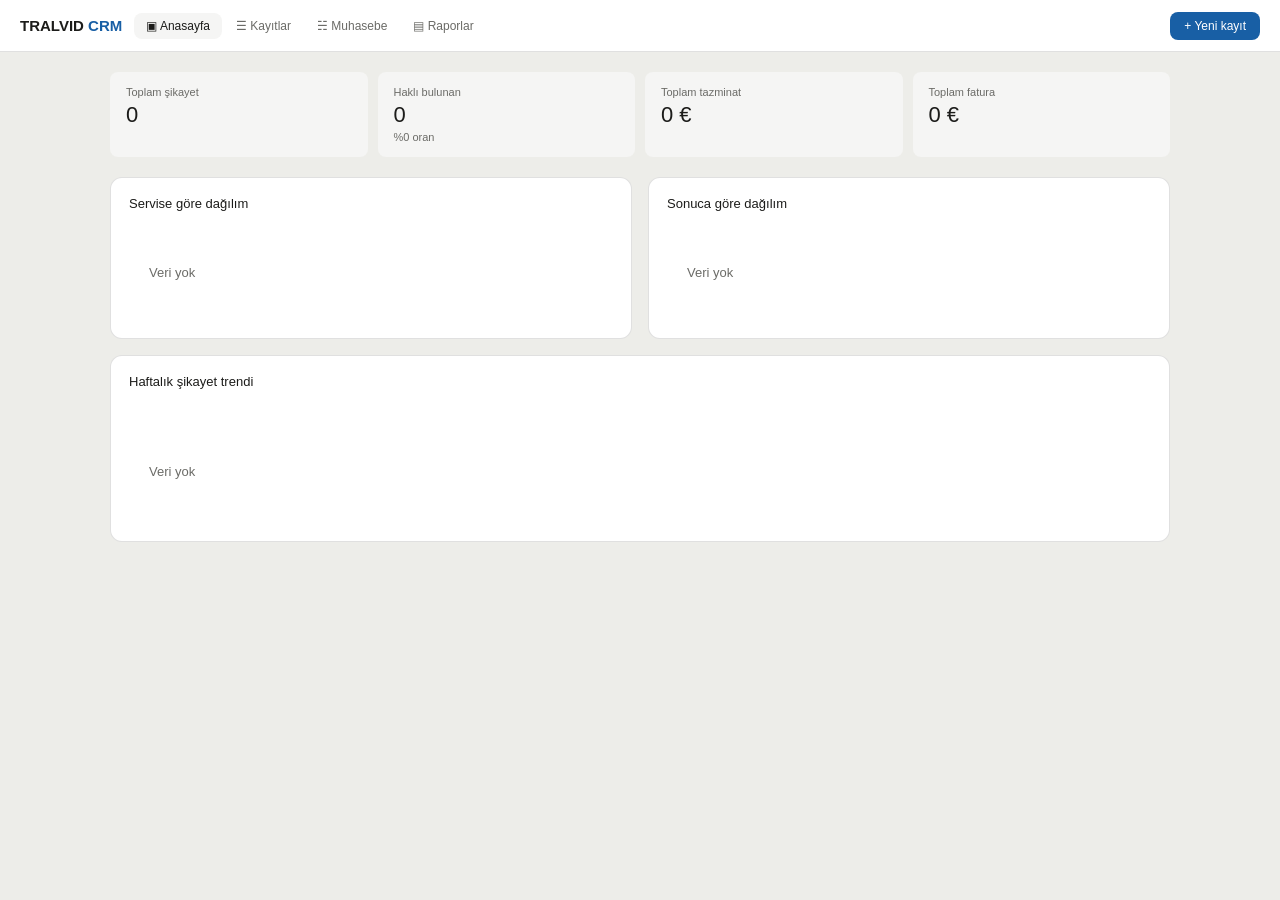
<file: index_backup_12062026.html>
<!DOCTYPE html>
<html lang="tr">
<head>
<meta charset="UTF-8">
<meta name="viewport" content="width=device-width, initial-scale=1.0">
<title>TRALVID CRM</title>
<style>
  *, *::before, *::after { box-sizing: border-box; margin: 0; padding: 0; }

  :root {
    --bg-primary: #ffffff;
    --bg-secondary: #f5f5f4;
    --bg-tertiary: #edede9;
    --text-primary: #1c1c1a;
    --text-secondary: #6b6b67;
    --text-hint: #9c9c98;
    --border: rgba(0,0,0,0.12);
    --border-md: rgba(0,0,0,0.20);
    --radius-md: 8px;
    --radius-lg: 12px;
    --blue: #185FA5;
    --blue-dark: #0C447C;
    --blue-bg: #E6F1FB;
    --blue-text: #185FA5;
    --green-bg: #EAF3DE;
    --green-text: #3B6D11;
    --red-bg: #FCEBEB;
    --red-text: #A32D2D;
    --amber-bg: #FAEEDA;
    --amber-text: #854F0B;
    --gray-bg: #F1EFE8;
    --gray-text: #5F5E5A;
    --purple-bg: #EEEDFE;
    --purple-text: #534AB7;
    --teal-bg: #E1F5EE;
    --teal-text: #0F6E56;
  }

  @media (prefers-color-scheme: dark) {
    :root {
      --bg-primary: #1e1e1c;
      --bg-secondary: #2a2a27;
      --bg-tertiary: #252523;
      --text-primary: #f0efea;
      --text-secondary: #a8a8a3;
      --text-hint: #6b6b67;
      --border: rgba(255,255,255,0.10);
      --border-md: rgba(255,255,255,0.18);
      --blue-bg: #0C447C;
      --blue-text: #B5D4F4;
      --green-bg: #27500A;
      --green-text: #C0DD97;
      --red-bg: #791F1F;
      --red-text: #F7C1C1;
      --amber-bg: #633806;
      --amber-text: #FAC775;
      --gray-bg: #444441;
      --gray-text: #D3D1C7;
      --purple-bg: #3C3489;
      --purple-text: #CECBF6;
      --teal-bg: #085041;
      --teal-text: #9FE1CB;
    }
  }

  body {
    font-family: -apple-system, BlinkMacSystemFont, 'Segoe UI', Roboto, sans-serif;
    font-size: 14px;
    color: var(--text-primary);
    background: var(--bg-tertiary);
    min-height: 100vh;
  }

  /* ===== TOPBAR ===== */
  .topbar {
    background: var(--bg-primary);
    border-bottom: 0.5px solid var(--border);
    padding: 0 20px;
    display: flex;
    align-items: center;
    gap: 12px;
    height: 52px;
    position: sticky;
    top: 0;
    z-index: 100;
  }
  .logo {
    font-size: 15px;
    font-weight: 600;
    white-space: nowrap;
    color: var(--text-primary);
  }
  .logo span { color: var(--blue); }
  .nav {
    display: flex;
    gap: 2px;
    flex: 1;
    overflow-x: auto;
  }
  .nav::-webkit-scrollbar { display: none; }
  .nav-btn {
    padding: 6px 12px;
    border-radius: var(--radius-md);
    border: none;
    background: transparent;
    cursor: pointer;
    font-size: 12px;
    color: var(--text-secondary);
    font-family: inherit;
    white-space: nowrap;
    transition: background 0.15s, color 0.15s;
  }
  .nav-btn:hover { background: var(--bg-secondary); color: var(--text-primary); }
  .nav-btn.active { background: var(--bg-secondary); color: var(--text-primary); font-weight: 500; }
  .fab {
    display: flex;
    align-items: center;
    gap: 5px;
    padding: 7px 14px;
    background: var(--blue);
    color: #fff;
    border: none;
    border-radius: var(--radius-md);
    cursor: pointer;
    font-size: 12px;
    font-weight: 500;
    font-family: inherit;
    margin-left: auto;
    white-space: nowrap;
    flex-shrink: 0;
    transition: background 0.15s;
  }
  .fab:hover { background: var(--blue-dark); }

  /* ===== CONTENT ===== */
  .content { padding: 20px; max-width: 1100px; margin: 0 auto; }
  .page { display: none; }
  .page.active { display: block; }

  /* ===== STAT CARDS ===== */
  .stats-row {
    display: grid;
    grid-template-columns: repeat(4, 1fr);
    gap: 10px;
    margin-bottom: 20px;
  }
  .stat-card {
    background: var(--bg-secondary);
    border-radius: var(--radius-md);
    padding: 14px 16px;
  }
  .stat-card .s-lbl { font-size: 11px; color: var(--text-secondary); margin-bottom: 4px; }
  .stat-card .s-val { font-size: 22px; font-weight: 500; color: var(--text-primary); }
  .stat-card .s-sub { font-size: 11px; color: var(--text-secondary); margin-top: 3px; }

  /* ===== CHARTS GRID ===== */
  .charts-grid {
    display: grid;
    grid-template-columns: 1fr 1fr;
    gap: 16px;
    margin-bottom: 20px;
  }
  .chart-card {
    background: var(--bg-primary);
    border-radius: var(--radius-lg);
    border: 0.5px solid var(--border);
    padding: 18px;
  }
  .chart-card.full { grid-column: 1 / -1; }
  .chart-card h3 { font-size: 13px; font-weight: 500; margin-bottom: 14px; color: var(--text-primary); }

  /* ===== TABLES ===== */
  .table-wrap {
    background: var(--bg-primary);
    border-radius: var(--radius-lg);
    border: 0.5px solid var(--border);
    overflow: hidden;
  }
  .table-toolbar {
    padding: 12px 14px;
    display: flex;
    gap: 8px;
    align-items: center;
    border-bottom: 0.5px solid var(--border);
    flex-wrap: wrap;
  }
  .table-scroll { overflow-x: auto; }
  table { width: 100%; border-collapse: collapse; min-width: 600px; }
  th {
    padding: 9px 12px;
    text-align: left;
    font-size: 11px;
    font-weight: 500;
    color: var(--text-secondary);
    border-bottom: 0.5px solid var(--border);
    background: var(--bg-secondary);
    white-space: nowrap;
  }
  td {
    padding: 9px 12px;
    font-size: 12px;
    border-bottom: 0.5px solid var(--border);
    vertical-align: middle;
    white-space: nowrap;
    overflow: hidden;
    text-overflow: ellipsis;
    max-width: 200px;
    color: var(--text-primary);
  }
  tr:last-child td { border-bottom: none; }
  tr:hover td { background: var(--bg-secondary); }

  /* ===== FORM ELEMENTS ===== */
  input[type="text"],
  input[type="number"],
  input[type="date"],
  select,
  textarea {
    background: var(--bg-primary);
    color: var(--text-primary);
    border: 0.5px solid var(--border-md);
    border-radius: var(--radius-md);
    padding: 7px 10px;
    font-size: 13px;
    font-family: inherit;
    outline: none;
    width: 100%;
    transition: border-color 0.15s;
  }
  input[type="text"]:focus,
  input[type="number"]:focus,
  input[type="date"]:focus,
  select:focus,
  textarea:focus {
    border-color: var(--blue);
    box-shadow: 0 0 0 2px rgba(24, 95, 165, 0.15);
  }
  textarea { resize: vertical; min-height: 64px; }
  .toolbar-input { flex: 1; min-width: 140px; max-width: 240px; }
  .toolbar-select { min-width: 120px; max-width: 180px; }

  /* ===== BUTTONS ===== */
  .btn-primary {
    padding: 7px 16px;
    border-radius: var(--radius-md);
    border: none;
    background: var(--blue);
    color: #fff;
    cursor: pointer;
    font-size: 13px;
    font-weight: 500;
    font-family: inherit;
    transition: background 0.15s;
  }
  .btn-primary:hover { background: var(--blue-dark); }
  .btn-secondary {
    padding: 7px 16px;
    border-radius: var(--radius-md);
    border: 0.5px solid var(--border-md);
    background: transparent;
    cursor: pointer;
    font-size: 13px;
    font-family: inherit;
    color: var(--text-primary);
    transition: background 0.15s;
  }
  .btn-secondary:hover { background: var(--bg-secondary); }
  .btn-sm {
    padding: 4px 10px;
    border-radius: var(--radius-md);
    border: 0.5px solid var(--border-md);
    background: transparent;
    cursor: pointer;
    font-size: 11px;
    font-family: inherit;
    color: var(--text-primary);
    transition: background 0.15s;
  }
  .btn-sm:hover { background: var(--bg-secondary); }
  .btn-danger-sm {
    padding: 4px 10px;
    border-radius: var(--radius-md);
    border: 0.5px solid var(--border-md);
    background: transparent;
    cursor: pointer;
    font-size: 11px;
    font-family: inherit;
    color: var(--red-text);
    transition: background 0.15s;
  }
  .btn-danger-sm:hover { background: var(--red-bg); }

  /* ===== BADGES ===== */
  .badge {
    display: inline-block;
    padding: 2px 8px;
    border-radius: 10px;
    font-size: 11px;
    font-weight: 500;
    white-space: nowrap;
  }
  .badge-green  { background: var(--green-bg);  color: var(--green-text);  }
  .badge-red    { background: var(--red-bg);    color: var(--red-text);    }
  .badge-blue   { background: var(--blue-bg);   color: var(--blue-text);   }
  .badge-gray   { background: var(--gray-bg);   color: var(--gray-text);   }
  .badge-amber  { background: var(--amber-bg);  color: var(--amber-text);  }
  .badge-purple { background: var(--purple-bg); color: var(--purple-text); }
  .badge-teal   { background: var(--teal-bg);   color: var(--teal-text);   }

  /* ===== MODAL ===== */
  .modal-overlay {
    display: none;
    position: fixed;
    inset: 0;
    background: rgba(0,0,0,0.45);
    z-index: 500;
    align-items: flex-start;
    justify-content: center;
    padding: 40px 16px 40px;
    overflow-y: auto;
  }
  .modal-overlay.open { display: flex; }
  .modal {
    background: var(--bg-primary);
    border-radius: var(--radius-lg);
    border: 0.5px solid var(--border);
    width: 680px;
    max-width: 100%;
    position: relative;
  }
  .modal-header {
    padding: 18px 22px 14px;
    border-bottom: 0.5px solid var(--border);
    display: flex;
    align-items: center;
    justify-content: space-between;
  }
  .modal-header h2 { font-size: 15px; font-weight: 500; color: var(--text-primary); }
  .modal-close {
    background: none;
    border: none;
    cursor: pointer;
    color: var(--text-secondary);
    font-size: 20px;
    line-height: 1;
    padding: 4px 8px;
    border-radius: var(--radius-md);
    font-family: inherit;
    transition: background 0.15s;
  }
  .modal-close:hover { background: var(--bg-secondary); }
  .modal-body { padding: 20px 22px; }
  .modal-footer {
    padding: 14px 22px;
    border-top: 0.5px solid var(--border);
    display: flex;
    justify-content: flex-end;
    gap: 10px;
  }
  .section-title {
    font-size: 11px;
    font-weight: 500;
    color: var(--text-secondary);
    letter-spacing: 0.6px;
    text-transform: uppercase;
    margin: 18px 0 12px;
    padding-bottom: 6px;
    border-bottom: 0.5px solid var(--border);
  }
  .section-title:first-child { margin-top: 0; }
  .form-grid {
    display: grid;
    grid-template-columns: 1fr 1fr;
    gap: 12px;
  }
  .form-group { display: flex; flex-direction: column; gap: 4px; }
  .form-group.full { grid-column: 1 / -1; }
  .form-label {
    font-size: 11px;
    color: var(--text-secondary);
    font-weight: 500;
    letter-spacing: 0.3px;
  }

  /* ===== DETAIL MODAL ===== */
  .detail-grid {
    display: grid;
    grid-template-columns: 1fr 1fr;
    gap: 10px;
    margin-top: 12px;
  }
  .detail-item { display: flex; flex-direction: column; gap: 2px; }
  .detail-lbl { font-size: 11px; color: var(--text-secondary); }
  .detail-val { font-size: 13px; color: var(--text-primary); font-weight: 500; }
  .detail-item.full { grid-column: 1 / -1; }
  .note-box {
    background: var(--bg-secondary);
    border-radius: var(--radius-md);
    padding: 10px 12px;
    font-size: 13px;
    color: var(--text-primary);
    margin-top: 4px;
    min-height: 40px;
  }

  /* ===== ACCOUNTING ===== */
  .filter-row {
    display: flex;
    gap: 8px;
    margin-bottom: 16px;
    flex-wrap: wrap;
    align-items: center;
  }
  .acc-section {
    background: var(--bg-primary);
    border-radius: var(--radius-lg);
    border: 0.5px solid var(--border);
    overflow: hidden;
    margin-bottom: 16px;
  }
  .acc-section-head {
    padding: 12px 16px;
    border-bottom: 0.5px solid var(--border);
    display: flex;
    align-items: center;
    justify-content: space-between;
    background: var(--bg-secondary);
  }
  .acc-section-head h3 { font-size: 13px; font-weight: 500; color: var(--text-primary); }
  .acc-badge { font-size: 12px; color: var(--text-secondary); }

  /* ===== PROGRESS BAR ===== */
  .progress-wrap {
    background: var(--bg-secondary);
    border-radius: 4px;
    height: 6px;
    overflow: hidden;
    flex: 1;
  }
  .progress-bar { height: 6px; border-radius: 4px; transition: width 0.3s; }

  /* ===== TOAST ===== */
  .toast {
    position: fixed;
    bottom: 24px;
    right: 24px;
    background: #1D9E75;
    color: #fff;
    padding: 10px 18px;
    border-radius: var(--radius-md);
    font-size: 13px;
    z-index: 9999;
    display: none;
    align-items: center;
    gap: 8px;
    box-shadow: 0 4px 12px rgba(0,0,0,0.15);
  }
  .toast.show { display: flex; }

  /* ===== EMPTY STATE ===== */
  .empty-state {
    text-align: center;
    padding: 40px 20px;
    color: var(--text-secondary);
    font-size: 13px;
  }

  /* ===== RESPONSIVE ===== */
  @media (max-width: 640px) {
    .stats-row { grid-template-columns: 1fr 1fr; }
    .charts-grid { grid-template-columns: 1fr; }
    .chart-card.full { grid-column: 1; }
    .form-grid { grid-template-columns: 1fr; }
    .form-group.full { grid-column: 1; }
    .detail-grid { grid-template-columns: 1fr; }
    .detail-item.full { grid-column: 1; }
  }
  @media (max-width: 420px) {
    .stats-row { grid-template-columns: 1fr; }
  }

  /* ===== CHARTS ===== */
  .bar-chart { display: flex; flex-direction: column; gap: 6px; }
  .bar-row { display: flex; align-items: center; gap: 8px; }
  .bar-label { font-size: 11px; color: var(--text-secondary); width: 140px; flex-shrink: 0; white-space: nowrap; overflow: hidden; text-overflow: ellipsis; text-align: right; }
  .bar-track { flex: 1; background: var(--bg-secondary); border-radius: 3px; height: 14px; overflow: hidden; }
  .bar-fill { height: 14px; border-radius: 3px; transition: width 0.4s; }
  .bar-count { font-size: 11px; color: var(--text-secondary); width: 24px; flex-shrink: 0; }
  .donut-wrap { display: flex; align-items: center; gap: 16px; flex-wrap: wrap; }
  .donut-svg { flex-shrink: 0; }
  .donut-legend { display: flex; flex-direction: column; gap: 6px; }
  .donut-leg-item { display: flex; align-items: center; gap: 6px; font-size: 12px; color: var(--text-secondary); }
  .donut-leg-dot { width: 10px; height: 10px; border-radius: 2px; flex-shrink: 0; }
  .kw-chart { display: flex; align-items: flex-end; gap: 4px; height: 120px; padding-bottom: 4px; }
  .kw-col { display: flex; flex-direction: column; align-items: center; gap: 3px; flex: 1; }
  .kw-bar { width: 100%; border-radius: 3px 3px 0 0; background: var(--blue); min-height: 4px; transition: height 0.4s; }
  .kw-lbl { font-size: 9px; color: var(--text-secondary); white-space: nowrap; }
  .kw-val { font-size: 10px; color: var(--text-secondary); }
</style>
</head>
<body>

<div class="topbar">
  <div class="logo">TRALVID <span>CRM</span></div>
  <nav class="nav" aria-label="Ana navigasyon">
    <button class="nav-btn active" id="nav-dashboard" onclick="showPage('dashboard')">&#9635; Anasayfa</button>
    <button class="nav-btn" id="nav-records" onclick="showPage('records')">&#9776; Kayıtlar</button>
    <button class="nav-btn" id="nav-accounting" onclick="showPage('accounting')">&#9781; Muhasebe</button>
    <button class="nav-btn" id="nav-reports" onclick="showPage('reports')">&#9636; Raporlar</button>
  </nav>
  <button class="fab" onclick="openComplaintModal()">&#43; Yeni kayıt</button>
</div>

<div class="content">

  <div id="page-dashboard" class="page active">
    <div class="stats-row" id="dash-stats"></div>
    <div class="charts-grid">
      <div class="chart-card">
        <h3>Servise göre dağılım</h3>
        <div id="chart-servis" class="donut-wrap"></div>
      </div>
      <div class="chart-card">
        <h3>Sonuca göre dağılım</h3>
        <div id="chart-sonuc" class="donut-wrap"></div>
      </div>
      <div class="chart-card full">
        <h3>Haftalık şikayet trendi</h3>
        <div id="chart-kw" class="kw-chart"></div>
      </div>
    </div>
  </div>

  <div id="page-records" class="page">
    <div class="table-wrap">
      <div class="table-toolbar">
        <input class="toolbar-input" type="text" id="rec-search" placeholder="Booking no, konu, bölge ara…" oninput="renderRecordsTable()">
        <select class="toolbar-select" id="rec-filter-sonuc" onchange="renderRecordsTable()">
          <option value="">Tüm sonuçlar</option>
          <option value="Haklı">Haklı</option>
          <option value="Haksız">Haksız</option>
        </select>
        <select class="toolbar-select" id="rec-filter-servis" onchange="renderRecordsTable()">
          <option value="">Tüm servisler</option>
        </select>
      </div>
      <div class="table-scroll">
        <table>
          <thead>
            <tr>
              <th>KW</th><th>Tarih</th><th>Operatör</th><th>Booking No</th>
              <th>Veranstalter</th><th>Bölge</th><th>Servis</th><th>Konu</th>
              <th>Sonuç</th><th>Tazminat</th><th></th>
            </tr>
          </thead>
          <tbody id="rec-tbody"></tbody>
        </table>
      </div>
    </div>
  </div>

  <div id="page-accounting" class="page">
    <div class="stats-row" id="acc-stats"></div>
    <div class="filter-row">
      <select class="toolbar-select" id="acc-filter-partner" onchange="renderAccounting()">
        <option value="">Tüm partnerler</option>
      </select>
      <select class="toolbar-select" id="acc-filter-durum" onchange="renderAccounting()">
        <option value="">Tüm durumlar</option>
        <option value="Beklemede">Beklemede</option>
        <option value="Gönderildi">Gönderildi</option>
        <option value="İade edildi">İade edildi</option>
        <option value="Kabul edildi">Kabul edildi</option>
        <option value="İtiraz edildi">İtiraz edildi</option>
      </select>
      <select class="toolbar-select" id="acc-filter-doviz" onchange="renderAccounting()">
        <option value="">Tüm dövizler</option>
        <option value="EUR">EUR</option>
        <option value="USD">USD</option>
        <option value="GBP">GBP</option>
        <option value="TRY">TRY</option>
      </select>
      <button class="btn-primary" onclick="openInvoiceModal()" style="margin-left:auto;">&#43; Yeni fatura</button>
    </div>

    <div class="acc-section">
      <div class="acc-section-head">
        <h3>Fatura takibi</h3>
        <span class="acc-badge" id="acc-count-label"></span>
      </div>
      <div class="table-scroll">
        <table>
          <thead>
            <tr>
              <th>Fatura No</th><th>Tarih</th><th>Partner</th><th>Booking</th>
              <th>Tutar</th><th>Döviz</th><th>Durum</th>
              <th>İade tutarı</th><th>İade tarihi</th><th>Kabul</th>
              <th>Kesinti sebebi</th><th>Not</th><th></th>
            </tr>
          </thead>
          <tbody id="acc-tbody"></tbody>
        </table>
      </div>
    </div>

    <div class="acc-section">
      <div class="acc-section-head">
        <h3>Partner bazlı tazminat özeti</h3>
      </div>
      <div class="table-scroll">
        <table>
          <thead>
            <tr>
              <th>Partner</th><th>Gönderilen (€)</th><th>İade edilen (€)</th>
              <th>Kabul edilen (€)</th><th>Bekleyen (€)</th><th>Tahsilat oranı</th>
            </tr>
          </thead>
          <tbody id="acc-summary-tbody"></tbody>
        </table>
      </div>
    </div>
  </div>

  <div id="page-reports" class="page">
    <div class="filter-row">
      <select class="toolbar-select" id="rpt-op" onchange="renderReports()"><option value="">Tüm operatörler</option></select>
      <select class="toolbar-select" id="rpt-bl" onchange="renderReports()"><option value="">Tüm bölgeler</option></select>
      <select class="toolbar-select" id="rpt-sr" onchange="renderReports()"><option value="">Tüm servisler</option></select>
      <select class="toolbar-select" id="rpt-kw" onchange="renderReports()"><option value="">Tüm haftalar</option></select>
    </div>
    <div class="charts-grid">
      <div class="chart-card full">
        <h3>Konuya göre şikayetler</h3>
        <div id="rpt-chart-konu" class="bar-chart"></div>
      </div>
      <div class="chart-card">
        <h3>Partnere göre dağılım</h3>
        <div id="rpt-chart-partner" class="donut-wrap"></div>
      </div>
      <div class="chart-card">
        <h3>Bölge bazlı analiz</h3>
        <div id="rpt-chart-bolge" class="bar-chart"></div>
      </div>
    </div>
  </div>

</div>

<div class="modal-overlay" id="complaint-modal-overlay" role="dialog" aria-modal="true" aria-labelledby="complaint-modal-title">
  <div class="modal">
    <div class="modal-header">
      <h2 id="complaint-modal-title">Yeni şikayet kaydı</h2>
      <button class="modal-close" onclick="closeComplaintModal()" aria-label="Kapat">&times;</button>
    </div>
    <div class="modal-body">
      <div class="section-title">Genel bilgiler</div>
      <div class="form-grid">
        <div class="form-group">
          <label class="form-label" for="c-operator">Operatör</label>
          <select id="c-operator">
            <option>ÜNAL BÜYÜKSUNGUR</option>
            <option>EFE ILHAN</option>
            <option>DİĞER</option>
          </select>
        </div>
        <div class="form-group">
          <label class="form-label" for="c-tarih">Tarih</label>
          <input type="date" id="c-tarih">
        </div>
        <div class="form-group">
          <label class="form-label" for="c-booking">Booking no</label>
          <input type="text" id="c-booking" placeholder="örn. 1283842">
        </div>
        <div class="form-group">
          <label class="form-label" for="c-subbooking">Sub-booking no</label>
          <input type="text" id="c-subbooking">
        </div>
        <div class="form-group">
          <label class="number" for="c-adult">Yetişkin</label>
          <input type="number" id="c-adult" min="0" value="2">
        </div>
        <div class="form-group">
          <label class="form-label" for="c-child">Çocuk</label>
          <input type="number" id="c-child" min="0" value="0">
        </div>
        <div class="form-group">
          <label class="form-label" for="c-sktarih">Şikayet tarihi</label>
          <input type="date" id="c-sktarih">
        </div>
        <div class="form-group">
          <label class="form-label" for="c-vtarih">Varış tarihi</label>
          <input type="date" id="c-vtarih">
        </div>
      </div>
      <div class="section-title">Partner &amp; konum</div>
      <div class="form-grid">
        <div class="form-group">
          <label class="form-label" for="c-veranstalter">Veranstalter</label>
          <select id="c-veranstalter">
            <option>HOLIDAY CHECK TOURISTIC</option>
            <option>PAXIMUM WEST MARKETS</option>
            <option>DİĞER</option>
          </select>
        </div>
        <div class="form-group">
          <label class="form-label" for="c-partner">Partner kodu</label>
          <select id="c-partner">
            <option value="IC">IC</option>
            <option value="PP">PP</option>
            <option value="DİĞER">DİĞER</option>
          </select>
        </div>
        <div class="form-group">
          <label class="form-label" for="c-bolge">Bölge</label>
          <select id="c-bolge">
            <option>ANTALYA</option><option>SIDE</option><option>KEMER</option>
            <option>BELEK</option><option>ALANYA</option><option>EGE</option>
            <option>ISTANBUL IST</option><option>ISTANBUL SAW</option>
          </select>
        </div>
        <div class="form-group">
          <label class="form-label" for="c-airport">Havalimanı</label>
          <select id="c-airport">
            <option>AYT</option><option>ADB</option><option>IST</option><option>SAW</option>
          </select>
        </div>
      </div>
      <div class="section-title">Şikayet detayı</div>
      <div class="form-grid">
        <div class="form-group">
          <label class="form-label" for="c-servis">Servis</label>
          <select id="c-servis">
            <option>Transfer</option><option>OTS</option><option>Otel</option>
            <option>Rehberlik</option><option>HDS</option>
          </select>
        </div>
        <div class="form-group">
          <label class="form-label" for="c-konu">Şikayet konusu</label>
          <select id="c-konu">
            <option>Transfer ( yok )</option>
            <option>Transfer (alınmamış) Arrival</option>
            <option>Transfer (alınmamış) Depar</option>
            <option>Transfer (alınmamış geliş-dönüş)</option>
            <option>Transfer süresi</option>
            <option>Transfer mola</option>
            <option>Transfer gecikmesi</option>
            <option>Transfer Alınış saati (erken)</option>
            <option>Transfer (yanlış terminal / otel)</option>
            <option>Transfer (türü)</option>
            <option>Transfer (Tehlikeli Araç Kullanma)</option>
            <option>Transfer (Havaalanında bekleme süresi)</option>
            <option>Alınış Bilgisi</option>
            <option>Oda kategori</option>
            <option>Otel Genel Durumu</option>
            <option>Gürültü</option>
            <option>Temizlik</option>
            <option>AI Konsept</option>
            <option>Eksik Hizmet</option>
            <option>Tur</option>
            <option>Rehberlik Servisi</option>
            <option>DİĞER</option>
          </select>
        </div>
        <div class="form-group">
          <label class="form-label" for="c-konu2">Şikayet 2 (opsiyonel)</label>
          <select id="c-konu2">
            <option value="">— Seçiniz —</option>
            <option>Transfer ( yok )</option>
            <option>Transfer süresi</option>
            <option>Oda kategori</option>
            <option>Otel Genel Durumu</option>
            <option>Gürültü</option>
            <option>Temizlik</option>
            <option>DİĞER</option>
          </select>
        </div>
        <div class="form-group">
          <label class="form-label" for="c-sonuc">Sonuç</label>
          <select id="c-sonuc">
            <option value="Haklı">Haklı</option>
            <option value="Haksız">Haksız</option>
          </select>
        </div>
        <div class="form-group">
          <label class="form-label" for="c-tutar">Tazminat tutarı</label>
          <input type="number" id="c-tutar" placeholder="0" min="0" value="0">
        </div>
        <div class="form-group">
          <label class="form-label" for="c-doviz">Döviz</label>
          <select id="c-doviz">
            <option>EUR</option><option>USD</option><option>GBP</option><option>TRY</option>
          </select>
        </div>
        <div class="form-group full">
          <label class="form-label" for="c-notlar">Notlar</label>
          <textarea id="c-notlar" placeholder="Ek açıklama veya not…"></textarea>
        </div>
      </div>
    </div>
    <div class="modal-footer">
      <button class="btn-secondary" onclick="closeComplaintModal()">İptal</button>
      <button class="btn-primary" onclick="saveComplaint()">Kaydet</button>
    </div>
  </div>
</div>

<div class="modal-overlay" id="invoice-modal-overlay" role="dialog" aria-modal="true" aria-labelledby="invoice-modal-title">
  <div class="modal">
    <div class="modal-header">
      <h2 id="invoice-modal-title">Yeni fatura kaydı</h2>
      <button class="modal-close" onclick="closeInvoiceModal()" aria-label="Kapat">&times;</button>
    </div>
    <div class="modal-body">
      <div class="section-title">Fatura bilgileri</div>
      <div class="form-grid">
        <div class="form-group">
          <label class="form-label" for="inv-no">Fatura no</label>
          <input type="text" id="inv-no" placeholder="örn. HDA2025000001">
        </div>
        <div class="form-group">
          <label class="form-label" for="inv-tarih">Fatura tarihi</label>
          <input type="date" id="inv-tarih">
        </div>
        <div class="form-group">
          <label class="form-label" for="inv-partner">Partner (fatura gönderilen)</label>
          <select id="inv-partner">
            <option>SWT</option>
            <option>MTS/OTS AYT</option>
            <option>MTS/OTS SAW</option>
            <option>MTS/OTS EGE</option>
            <option>MTS/OTS IST</option>
            <option>HDS AYT OPERATIONS</option>
            <option>SERAMONI</option>
            <option>DİĞER</option>
          </select>
        </div>
        <div class="form-group">
          <label class="form-label" for="inv-booking">İlgili booking no</label>
          <input type="text" id="inv-booking" placeholder="Şikayetle eşleştir">
        </div>
        <div class="form-group">
          <label class="form-label" for="inv-tutar">Fatura tutarı</label>
          <input type="number" id="inv-tutar" placeholder="0" min="0" value="0">
        </div>
        <div class="form-group">
          <label class="form-label" for="inv-doviz">Döviz</label>
          <select id="inv-doviz">
            <option>EUR</option><option>USD</option><option>GBP</option><option>TRY</option>
          </select>
        </div>
        <div class="form-group">
          <label class="form-label" for="inv-durum">Durum</label>
          <select id="inv-durum">
            <option>Beklemede</option>
            <option>Gönderildi</option>
            <option>İade edildi</option>
            <option>Kabul edildi</option>
            <option>İtiraz edildi</option>
          </select>
        </div>
        <div class="form-group">
          <label class="form-label" for="inv-kabul">Kabul durumu</label>
          <select id="inv-kabul">
            <option value="">— Seçiniz —</option>
            <option value="Evet">Evet</option>
            <option value="Hayır">Hayır</option>
            <option value="Kısmi kabul">Kısmi kabul</option>
          </select>
        </div>
      </div>
      <div class="section-title">İade bilgileri</div>
      <div class="form-grid">
        <div class="form-group">
          <label class="form-label" for="inv-iade-no">İade fatura no</label>
          <input type="text" id="inv-iade-no" placeholder="İade fatura numarası">
        </div>
        <div class="form-group">
          <label class="form-label" for="inv-iade-tarih">İade tarihi</label>
          <input type="date" id="inv-iade-tarih">
        </div>
        <div class="form-group">
          <label class="form-label" for="inv-iade-tutar">İade tutarı</label>
          <input type="number" id="inv-iade-tutar" placeholder="0" min="0" value="0">
        </div>
        <div class="form-group">
          <label class="form-label" for="inv-iade-doviz">İade dövizi</label>
          <select id="inv-iade-doviz">
            <option>EUR</option><option>USD</option><option>GBP</option><option>TRY</option>
          </select>
        </div>
      </div>
      <div class="section-title">Kesinti &amp; notlar</div>
      <div class="form-grid">
        <div class="form-group full">
          <label class="form-label" for="inv-kesinti">Kesinti sebebi</label>
          <input type="text" id="inv-kesinti" placeholder="Kesinti gerekçesi, itiraz açıklaması…">
        </div>
        <div class="form-group full">
          <label class="form-label" for="inv-notlar">Ek notlar</label>
          <textarea id="inv-notlar" placeholder="Muhasebe notu, referans, iletişim kaydı…"></textarea>
        </div>
      </div>
    </div>
    <div class="modal-footer">
      <button class="btn-secondary" onclick="closeInvoiceModal()">İptal</button>
      <button class="btn-primary" onclick="saveInvoice()">Kaydet</button>
    </div>
  </div>
</div>

<div class="modal-overlay" id="detail-modal-overlay" role="dialog" aria-modal="true" aria-labelledby="detail-modal-title">
  <div class="modal">
    <div class="modal-header">
      <h2 id="detail-modal-title">Kayıt detayı</h2>
      <button class="modal-close" onclick="closeDetailModal()" aria-label="Kapat">&times;</button>
    </div>
    <div class="modal-body" id="detail-modal-body"></div>
    <div class="modal-footer">
      <button class="btn-secondary" onclick="closeDetailModal()">Kapat</button>
    </div>
  </div>
</div>

<div class="toast" id="toast" role="status" aria-live="polite">
  <span>&#10003;</span>
  <span id="toast-msg"></span>
</div>

<script>
// ==================== VERİ (TEMİZ BAŞLANGIÇ) ====================
var defaultComplaints = [];
var defaultInvoices = [];

var complaints = JSON.parse(localStorage.getItem('tralvid_complaints')) || defaultComplaints;
var invoices = JSON.parse(localStorage.getItem('tralvid_invoices')) || defaultInvoices;

var nextComplaintId = complaints.length > 0 ? Math.max.apply(Math, complaints.map(function(o) { return o.id; })) + 1 : 1;
var nextInvoiceId = invoices.length > 0 ? Math.max.apply(Math, invoices.map(function(o) { return o.id; })) + 1 : 1;

function saveToLocalStorage() {
  localStorage.setItem('tralvid_complaints', JSON.stringify(complaints));
  localStorage.setItem('tralvid_invoices', JSON.stringify(invoices));
}

// ==================== YARDIMCI ====================
function fmt(n) {
  var num = parseFloat(n) || 0;
  return num % 1 === 0 ? num.toString() : num.toFixed(2);
}

function truncate(str, len) {
  if (!str) return '—';
  return str.length > len ? str.substring(0, len) + '…' : str;
}

function getKW(dateStr) {
  var d = new Date(dateStr);
  var jan1 = new Date(d.getFullYear(), 0, 1);
  return 'KW' + Math.ceil(((d - jan1) / 86400000 + jan1.getDay() + 1) / 7);
}

function countBy(arr, key) {
  var result = {};
  for (var i = 0; i < arr.length; i++) {
    var v = arr[i][key] || 'Bilinmiyor';
    result[v] = (result[v] || 0) + 1;
  }
  return result;
}

function showToast(msg) {
  var el = document.getElementById('toast');
  var msgEl = document.getElementById('toast-msg');
  if (el && msgEl) {
    msgEl.textContent = msg;
    el.classList.add('show');
    setTimeout(function() { el.classList.remove('show'); }, 3000);
  }
}

// ==================== NAVİGASYON ====================
function showPage(page) {
  var pages = ['dashboard', 'records', 'accounting', 'reports'];
  for (var i = 0; i < pages.length; i++) {
    var pageEl = document.getElementById('page-' + pages[i]);
    var navEl = document.getElementById('nav-' + pages[i]);
    if (pageEl) pageEl.classList.remove('active');
    if (navEl) navEl.classList.remove('active');
  }
  var targetPage = document.getElementById('page-' + page);
  var targetNav = document.getElementById('nav-' + page);
  if (targetPage) targetPage.classList.add('active');
  if (targetNav) targetNav.classList.add('active');

  if (page === 'dashboard') renderDashboard();
  if (page === 'records') renderRecordsTable();
  if (page === 'accounting') renderAccounting();
  if (page === 'reports') renderReports();
}

// ==================== MODALLAR ====================
function openComplaintModal() {
  var today = new Date().toISOString().split('T')[0];
  var tarihEl = document.getElementById('c-tarih');
  var sktarihEl = document.getElementById('c-sktarih');
  if (tarihEl) tarihEl.value = today;
  if (sktarihEl) sktarihEl.value = today;
  var overlayEl = document.getElementById('complaint-modal-overlay');
  if (overlayEl) overlayEl.classList.add('open');
}

function closeComplaintModal() {
  var overlayEl = document.getElementById('complaint-modal-overlay');
  if (overlayEl) overlayEl.classList.remove('open');
}

function clearComplaintForm() {
  document.getElementById('c-booking').value = '';
  document.getElementById('c-subbooking').value = '';
  document.getElementById('c-adult').value = '2';
  document.getElementById('c-child').value = '0';
  document.getElementById('c-tutar').value = '0';
  document.getElementById('c-notlar').value = '';
  document.getElementById('c-konu2').value = '';
}

function openInvoiceModal() {
  var today = new Date().toISOString().split('T')[0];
  var tarihEl = document.getElementById('inv-tarih');
  if (tarihEl) tarihEl.value = today;
  var overlayEl = document.getElementById('invoice-modal-overlay');
  if (overlayEl) overlayEl.classList.add('open');
}

function closeInvoiceModal() {
  var overlayEl = document.getElementById('invoice-modal-overlay');
  if (overlayEl) overlayEl.classList.remove('open');
}

function clearInvoiceForm() {
  document.getElementById('inv-no').value = '';
  document.getElementById('inv-booking').value = '';
  document.getElementById('inv-tutar').value = '0';
  document.getElementById('inv-iade-no').value = '';
  document.getElementById('inv-iade-tutar').value = '0';
  document.getElementById('inv-kesinti').value = '';
  document.getElementById('inv-notlar').value = '';
  document.getElementById('inv-kabul').value = '';
}

function closeDetailModal() {
  var overlayEl = document.getElementById('detail-modal-overlay');
  if (overlayEl) overlayEl.classList.remove('open');
}

document.addEventListener('click', function(e) {
  if (e.target.id === 'complaint-modal-overlay') closeComplaintModal();
  if (e.target.id === 'invoice-modal-overlay') closeInvoiceModal();
  if (e.target.id === 'detail-modal-overlay') closeDetailModal();
});

document.addEventListener('keydown', function(e) {
  if (e.key === 'Escape') {
    closeComplaintModal();
    closeInvoiceModal();
    closeDetailModal();
  }
});

// ==================== KAYDET: ŞİKAYET ====================
function saveComplaint() {
  var tarih = document.getElementById('c-tarih').value || new Date().toISOString().split('T')[0];
  var record = {
    id: nextComplaintId++,
    kw: getKW(tarih),
    tarih: tarih,
    operator: document.getElementById('c-operator').value,
    booking: document.getElementById('c-booking').value.trim(),
    subBooking: document.getElementById('c-subbooking').value.trim(),
    adult: parseInt(document.getElementById('c-adult').value) || 0,
    child: parseInt(document.getElementById('c-child').value) || 0,
    infant: 0,
    sikayetTarih: document.getElementById('c-sktarih').value,
    varisTarih: document.getElementById('c-vtarih').value,
    veranstalter: document.getElementById('c-veranstalter').value,
    partner: document.getElementById('c-partner').value,
    bolge: document.getElementById('c-bolge').value,
    airport: document.getElementById('c-airport').value,
    servis: document.getElementById('c-servis').value,
    konu: document.getElementById('c-konu').value,
    konu2: document.getElementById('c-konu2').value,
    sonuc: document.getElementById('c-sonuc').value,
    tutar: parseFloat(document.getElementById('c-tutar').value) || 0,
    doviz: document.getElementById('c-doviz').value,
    notlar: document.getElementById('c-notlar').value.trim()
  };
  complaints.unshift(record);
  saveToLocalStorage();
  clearComplaintForm();
  closeComplaintModal();
  showToast('Şikayet kaydı eklendi');
  renderRecordsTable();
  renderDashboard();
}

// ==================== KAYDET: FATURA ====================
function saveInvoice() {
  var record = {
    id: nextInvoiceId++,
    faturaNo: document.getElementById('inv-no').value.trim(),
    tarih: document.getElementById('inv-tarih').value,
    partner: document.getElementById('inv-partner').value,
    booking: document.getElementById('inv-booking').value.trim(),
    tutar: parseFloat(document.getElementById('inv-tutar').value) || 0,
    doviz: document.getElementById('inv-doviz').value,
    durum: document.getElementById('inv-durum').value,
    kabul: document.getElementById('inv-kabul').value,
    iadeFaturaNo: document.getElementById('inv-iade-no').value.trim(),
    iadeTarih: document.getElementById('inv-iade-tarih').value,
    iadetutar: parseFloat(document.getElementById('inv-iade-tutar').value) || 0,
    iadeDoviz: document.getElementById('inv-iade-doviz').value,
    kesinti: document.getElementById('inv-kesinti').value.trim(),
    notlar: document.getElementById('inv-notlar').value.trim()
  };
  invoices.unshift(record);
  saveToLocalStorage();
  clearInvoiceForm();
  closeInvoiceModal();
  showToast('Fatura kaydı eklendi');
  renderAccounting();
}

// ==================== DETAYLAR ====================
function showComplaintDetail(id) {
  var r = null;
  for (var i = 0; i < complaints.length; i++) {
    if (complaints[i].id === id) { r = complaints[i]; break; }
  }
  if (!r) return;
  var body = document.getElementById('detail-modal-body');
  var title = document.getElementById('detail-modal-title');
  if (title) title.textContent = 'Şikayet: ' + r.booking;
  if (body) {
    body.innerHTML =
      '<div class="detail-grid">' +
        '<div class="detail-item"><span class="detail-lbl">KW / Tarih</span><span class="detail-val">' + r.kw + ' — ' + r.tarih + '</span></div>' +
        '<div class="detail-item"><span class="detail-lbl">Operatör</span><span class="detail-val">' + r.operator + '</span></div>' +
        '<div class="detail-item"><span class="detail-lbl">Booking no</span><span class="detail-val">' + (r.booking || '—') + '</span></div>' +
        '<div class="detail-item"><span class="detail-lbl">Sub-booking</span><span class="detail-val">' + (r.subBooking || '—') + '</span></div>' +
        '<div class="detail-item"><span class="detail-lbl">Yetişkin / Çocuk</span><span class="detail-val">' + r.adult + ' / ' + r.child + '</span></div>' +
        '<div class="detail-item"><span class="detail-lbl">Şikayet tarihi</span><span class="detail-val">' + (r.sikayetTarih || '—') + '</span></div>' +
        '<div class="detail-item"><span class="detail-lbl">Varış tarihi</span><span class="detail-val">' + (r.varisTarih || '—') + '</span></div>' +
        '<div class="detail-item"><span class="detail-lbl">Veranstalter</span><span class="detail-val">' + r.veranstalter + '</span></div>' +
        '<div class="detail-item"><span class="detail-lbl">Bölge / Havalimanı</span><span class="detail-val">' + r.bolge + ' / ' + r.airport + '</span></div>' +
        '<div class="detail-item"><span class="detail-lbl">Servis</span><span class="detail-val">' + r.servis + '</span></div>' +
        '<div class="detail-item full"><span class="detail-lbl">Şikayet konusu</span><span class="detail-val">' + r.konu + (r.konu2 ? ' | ' + r.konu2 : '') + '</span></div>' +
        '<div class="detail-item"><span class="detail-lbl">Sonuç</span><span class="detail-val">' + r.sonuc + '</span></div>' +
        '<div class="detail-item"><span class="detail-lbl">Tazminat</span><span class="detail-val">' + (r.tutar > 0 ? fmt(r.tutar) + ' ' + r.doviz : '—') + '</span></div>' +
        '<div class="detail-item full"><span class="detail-lbl">Notlar</span><div class="note-box">' + (r.notlar || '—') + '</div></div>' +
      '</div>';
  }
  var overlayEl = document.getElementById('detail-modal-overlay');
  if (overlayEl) overlayEl.classList.add('open');
}

function showInvoiceDetail(id) {
  var r = null;
  for (var i = 0; i < invoices.length; i++) {
    if (invoices[i].id === id) { r = invoices[i]; break; }
  }
  if (!r) return;
  var body = document.getElementById('detail-modal-body');
  var title = document.getElementById('detail-modal-title');
  if (title) title.textContent = 'Fatura: ' + (r.faturaNo || r.id);
  if (body) {
    body.innerHTML =
      '<div class="detail-grid">' +
        '<div class="detail-item"><span class="detail-lbl">Fatura no</span><span class="detail-val">' + (r.faturaNo || '—') + '</span></div>' +
        '<div class="detail-item"><span class="detail-lbl">Fatura tarihi</span><span class="detail-val">' + (r.tarih || '—') + '</span></div>' +
        '<div class="detail-item"><span class="detail-lbl">Partner</span><span class="detail-val">' + r.partner + '</span></div>' +
        '<div class="detail-item"><span class="detail-lbl">Booking no</span><span class="detail-val">' + (r.booking || '—') + '</span></div>' +
        '<div class="detail-item"><span class="detail-lbl">Fatura tutarı</span><span class="detail-val">' + fmt(r.tutar) + ' ' + r.doviz + '</span></div>' +
        '<div class="detail-item"><span class="detail-lbl">Durum</span><span class="detail-val">' + r.durum + '</span></div>' +
        '<div class="detail-item"><span class="detail-lbl">Kabul durumu</span><span class="detail-val">' + (r.kabul || '—') + '</span></div>' +
        '<div class="detail-item"><span class="detail-lbl">İade fatura no</span><span class="detail-val">' + (r.iadeFaturaNo || '—') + '</span></div>' +
        '<div class="detail-item"><span class="detail-lbl">İade tarihi</span><span class="detail-val">' + (r.iadeTarih || '—') + '</span></div>' +
        '<div class="detail-item"><span class="detail-lbl">İade tutarı</span><span class="detail-val">' + (r.iadetutar > 0 ? fmt(r.iadetutar) + ' ' + r.iadeDoviz : '—') + '</span></div>' +
        '<div class="detail-item full"><span class="detail-lbl">Kesinti sebebi</span><div class="note-box">' + (r.kesinti || '—') + '</div></div>' +
        '<div class="detail-item full"><span class="detail-lbl">Notlar</span><div class="note-box">' + (r.notlar || '—') + '</div></div>' +
      '</div>';
  }
  var overlayEl = document.getElementById('detail-modal-overlay');
  if (overlayEl) overlayEl.classList.add('open');
}

// ==================== SİLME ====================
function deleteComplaint(id) {
  if (!confirm('Bu şikayet kaydını silmek istediğinizden emin misiniz?')) return;
  complaints = complaints.filter(function(r) { return r.id !== id; });
  saveToLocalStorage();
  showToast('Kayıt silindi');
  renderRecordsTable();
  renderDashboard();
}

function deleteInvoice(id) {
  if (!confirm('Bu fatura kaydını silmek istediğinizden emin misiniz?')) return;
  invoices = invoices.filter(function(r) { return r.id !== id; });
  saveToLocalStorage();
  showToast('Fatura silindi');
  renderAccounting();
}

// ==================== DASHBOARD ====================
function renderDashboard() {
  var total = complaints.length;
  var hakli = complaints.filter(function(r) { return r.sonuc === 'Haklı'; }).length;
  var tazminat = complaints.reduce(function(s, r) { return s + (r.tutar || 0); }, 0);
  var toplFatura = invoices.reduce(function(s, r) { return s + (r.tutar || 0); }, 0);
  var statsEl = document.getElementById('dash-stats');
  if (statsEl) {
    statsEl.innerHTML =
      '<div class="stat-card"><div class="s-lbl">Toplam şikayet</div><div class="s-val">' + total + '</div></div>' +
      '<div class="stat-card"><div class="s-lbl">Haklı bulunan</div><div class="s-val">' + hakli + '</div><div class="s-sub">%' + (total ? Math.round(hakli / total * 100) : 0) + ' oran</div></div>' +
      '<div class="stat-card"><div class="s-lbl">Toplam tazminat</div><div class="s-val">' + fmt(tazminat) + ' €</div></div>' +
      '<div class="stat-card"><div class="s-lbl">Toplam fatura</div><div class="s-val">' + fmt(toplFatura) + ' €</div></div>';
  }
  renderDonut('chart-servis', countBy(complaints, 'servis'), ['#185FA5','#1D9E75','#D85A30','#BA7517','#534AB7','#E24B4A']);
  renderDonut('chart-sonuc', countBy(complaints, 'sonuc'), ['#639922','#E24B4A','#BA7517']);
  renderKWChart('chart-kw', countBy(complaints, 'kw'));
}

// ==================== KAYITLAR TABLOSU ====================
function renderRecordsTable() {
  var q = (document.getElementById('rec-search') ? document.getElementById('rec-search').value : '').toLowerCase();
  var fs = document.getElementById('rec-filter-sonuc') ? document.getElementById('rec-filter-sonuc').value : '';
  var fser = document.getElementById('rec-filter-servis') ? document.getElementById('rec-filter-servis').value : '';

  var servises = [];
  for (var i = 0; i < complaints.length; i++) {
    if (servises.indexOf(complaints[i].servis) === -1) servises.push(complaints[i].servis);
  }
  var servisEl = document.getElementById('rec-filter-servis');
  if (servisEl) {
    var curVal = servisEl.value;
    var opts = '<option value="">Tüm servisler</option>';
    for (var j = 0; j < servises.length; j++) {
      opts += '<option value="' + servises[j] + '"' + (servises[j] === curVal ? ' selected' : '') + '>' + servises[j] + '</option>';
    }
    servisEl.innerHTML = opts;
  }

  var filtered = complaints.filter(function(r) {
    var haystack = (r.booking + r.konu + r.bolge + r.operator + r.servis + r.veranstalter + r.subBooking).toLowerCase();
    var matchQ = !q || haystack.indexOf(q) !== -1;
    var matchS = !fs || r.sonuc === fs;
    var matchSer = !fser || r.servis === fser;
    return matchQ && matchS && matchSer;
  });

  var tbody = document.getElementById('rec-tbody');
  if (!tbody) return;
  if (!filtered.length) {
    tbody.innerHTML = '<tr><td colspan="11" class="empty-state">Kayıt bulunamadı</td></tr>';
    return;
  }
  var html = '';
  for (var k = 0; k < filtered.length; k++) {
    var r = filtered[k];
    html +=
      '<tr>' +
        '<td><span class="badge badge-gray">' + r.kw + '</span></td>' +
        '<td>' + r.tarih + '</td>' +
        '<td>' + truncate(r.operator.split(' ')[0], 16) + '</td>' +
        '<td style="font-family:monospace;font-size:11px">' + (r.booking || '—') + '</td>' +
        '<td>' + truncate(r.veranstalter, 22) + '</td>' +
        '<td>' + r.bolge + '</td>' +
        '<td><span class="badge badge-blue">' + r.servis + '</span></td>' +
        '<td>' + truncate(r.konu, 30) + '</td>' +
        '<td><span class="badge ' + (r.sonuc === 'Haklı' ? 'badge-green' : 'badge-red') + '">' + r.sonuc + '</span></td>' +
        '<td style="font-weight:500">' + (r.tutar > 0 ? fmt(r.tutar) + ' ' + r.doviz : '—') + '</td>' +
        '<td style="display:flex;gap:4px">' +
          '<button class="btn-sm" onclick="showComplaintDetail(' + r.id + ')">Detay</button>' +
          '<button class="btn-danger-sm" onclick="deleteComplaint(' + r.id + ')">Sil</button>' +
        '</td>' +
      '</tr>';
  }
  tbody.innerHTML = html;
}

// ==================== MUHASEBE ====================
function durumBadge(d) {
  var cls = {
    'Beklemede': 'badge-gray',
    'Gönderildi': 'badge-blue',
    'İade edildi': 'badge-teal',
    'Kabul edildi': 'badge-green',
    'İtiraz edildi': 'badge-red'
  };
  return '<span class="badge ' + (cls[d] || 'badge-gray') + '">' + d + '</span>';
}

function kabulBadge(k) {
  if (!k) return '<span style="color:var(--text-secondary);font-size:11px">—</span>';
  var cls = { 'Evet': 'badge-green', 'Hayır': 'badge-red', 'Kısmi kabul': 'badge-amber' };
  return '<span class="badge ' + (cls[k] || 'badge-gray') + '">' + k + '</span>';
}

function renderAccounting() {
  var partners = [];
  for (var i = 0; i < invoices.length; i++) {
    if (partners.indexOf(invoices[i].partner) === -1) partners.push(invoices[i].partner);
  }
  var partnerEl = document.getElementById('acc-filter-partner');
  if (partnerEl) {
    var cv = partnerEl.value;
    var opts = '<option value="">Tüm partnerler</option>';
    for (var j = 0; j < partners.length; j++) {
      opts += '<option value="' + partners[j] + '"' + (partners[j] === cv ? ' selected' : '') + '>' + partners[j] + '</option>';
    }
    partnerEl.innerHTML = opts;
  }

  var fpa = document.getElementById('acc-filter-partner') ? document.getElementById('acc-filter-partner').value : '';
  var fdu = document.getElementById('acc-filter-durum') ? document.getElementById('acc-filter-durum').value : '';
  var fdv = document.getElementById('acc-filter-doviz') ? document.getElementById('acc-filter-doviz').value : '';

  var filtered = invoices.filter(function(r) {
    return (!fpa || r.partner === fpa) && (!fdu || r.durum === fdu) && (!fdv || r.doviz === fdv);
  });

  var toplGon = filtered.reduce(function(s, r) { return s + (r.tutar || 0); }, 0);
  var toplIade = filtered.reduce(function(s, r) { return s + (r.iadetutar || 0); }, 0);
  var bekleyen = filtered.filter(function(r) { return r.durum === 'Beklemede' || r.durum === 'Gönderildi'; }).reduce(function(s, r) { return s + (r.tutar || 0); }, 0);
  var itiraz = filtered.filter(function(r) { return r.durum === 'İtiraz edildi'; }).length;

  var accStats = document.getElementById('acc-stats');
  if (accStats) {
    accStats.innerHTML =
      '<div class="stat-card"><div class="s-lbl">Toplam gönderilen</div><div class="s-val">' + fmt(toplGon) + ' €</div><div class="s-sub">' + filtered.length + ' fatura</div></div>' +
      '<div class="stat-card"><div class="s-lbl">İade edilen</div><div class="s-val">' + fmt(toplIade) + ' €</div><div class="s-sub">%' + (toplGon ? Math.round(toplIade / toplGon * 100) : 0) + ' tahsilat</div></div>' +
      '<div class="stat-card"><div class="s-lbl">Bekleyen</div><div class="s-val">' + fmt(bekleyen) + ' €</div><div class="s-sub">Cevap bekleniyor</div></div>' +
      '<div class="stat-card"><div class="s-lbl">İtiraz edilen</div><div class="s-val">' + itiraz + '</div><div class="s-sub">Fatura itirazda</div></div>';
  }

  var countLabel = document.getElementById('acc-count-label');
  if (countLabel) countLabel.textContent = filtered.length + ' kayıt';

  var tbody = document.getElementById('acc-tbody');
  if (tbody) {
    if (!filtered.length) {
      tbody.innerHTML = '<tr><td colspan="13" class="empty-state">Kayıt bulunamadı</td></tr>';
    } else {
      var html = '';
      for (var k = 0; k < filtered.length; k++) {
        var r = filtered[k];
        html +=
          '<tr>' +
            '<td style="font-family:monospace;font-size:11px">' + (r.faturaNo || '—') + '</td>' +
            '<td>' + (r.tarih || '—') + '</td>' +
            '<td>' + truncate(r.partner, 18) + '</td>' +
            '<td style="font-family:monospace;font-size:11px">' + (r.booking || '—') + '</td>' +
            '<td style="font-weight:500">' + fmt(r.tutar) + '</td>' +
            '<td>' + r.doviz + '</td>' +
            '<td>' + durumBadge(r.durum) + '</td>' +
            '<td style="font-weight:500">' + (r.iadetutar > 0 ? fmt(r.iadetutar) + ' ' + r.iadeDoviz : '—') + '</td>' +
            '<td>' + (r.iadeTarih || '—') + '</td>' +
            '<td>' + kabulBadge(r.kabul) + '</td>' +
            '<td>' + truncate(r.kesinti, 25) + '</td>' +
            '<td>' + truncate(r.notlar, 20) + '</td>' +
            '<td style="display:flex;gap:4px">' +
              '<button class="btn-sm" onclick="showInvoiceDetail(' + r.id + ')">Detay</button>' +
              '<button class="btn-danger-sm" onclick="deleteInvoice(' + r.id + ')">Sil</button>' +
            '</td>' +
          '</tr>';
      }
      tbody.innerHTML = html;
    }
  }

  var sumMap = {};
  for (var m = 0; m < invoices.length; m++) {
    var inv = invoices[m];
    if (!sumMap[inv.partner]) sumMap[inv.partner] = { gon: 0, iade: 0, kabul: 0, bekle: 0 };
    sumMap[inv.partner].gon += inv.tutar || 0;
    sumMap[inv.partner].iade += inv.iadetutar || 0;
    if (inv.kabul === 'Evet' || inv.kabul === 'Kısmi kabul') sumMap[inv.partner].kabul += inv.iadetutar || 0;
    if (inv.durum === 'Beklemede' || inv.durum === 'Gönderildi') sumMap[inv.partner].bekle += inv.tutar || 0;
  }
  var summaryTbody = document.getElementById('acc-summary-tbody');
  if (summaryTbody) {
    var sHtml = '';
    var partnerKeys = Object.keys(sumMap);
    for (var n = 0; n < partnerKeys.length; n++) {
      var p = partnerKeys[n];
      var v = sumMap[p];
      var oran = v.gon ? Math.round(v.iade / v.gon * 100) : 0;
      var barColor = oran > 70 ? '#639922' : oran > 40 ? '#BA7517' : '#E24B4A';
      sHtml +=
        '<tr>' +
          '<td style="font-weight:500">' + p + '</td>' +
          '<td>' + fmt(v.gon) + ' €</td>' +
          '<td>' + fmt(v.iade) + ' €</td>' +
          '<td>' + fmt(v.kabul) + ' €</td>' +
          '<td>' + fmt(v.bekle) + ' €</td>' +
          '<td>' +
            '<div style="display:flex;align-items:center;gap:8px">' +
              '<div class="progress-wrap"><div class="progress-bar" style="width:' + oran + '%;background:' + barColor + '"></div></div>' +
              '<span style="font-size:11px;font-weight:500;min-width:28px">%' + oran + '</span>' +
            '</div>' +
          '</td>' +
        '</tr>';
    }
    summaryTbody.innerHTML = sHtml || '<tr><td colspan="6" class="empty-state">Kayıt bulunamadı</td></tr>';
  }
}

// ==================== RAPORLAR ====================
function renderReports() {
  var ops = [], bls = [], srs = [], kws = [];
  for (var i = 0; i < complaints.length; i++) {
    var r = complaints[i];
    if (ops.indexOf(r.operator) === -1) ops.push(r.operator);
    if (bls.indexOf(r.bolge) === -1) bls.push(r.bolge);
    if (srs.indexOf(r.servis) === -1) srs.push(r.servis);
    if (kws.indexOf(r.kw) === -1) kws.push(r.kw);
  }
  kws.sort();

  var filters = [
    { id: 'rpt-op', items: ops, label: 'Tüm operatörler' },
    { id: 'rpt-bl', items: bls, label: 'Tüm bölgeler' },
    { id: 'rpt-sr', items: srs, label: 'Tüm servisler' },
    { id: 'rpt-kw', items: kws, label: 'Tüm haftalar' }
  ];
  for (var f = 0; f < filters.length; f++) {
    var el = document.getElementById(filters[f].id);
    if (el) {
      var cv = el.value;
      var opts = '<option value="">' + filters[f].label + '</option>';
      for (var j = 0; j < filters[f].items.length; j++) {
        var v = filters[f].items[j];
        opts += '<option value="' + v + '"' + (v === cv ? ' selected' : '') + '>' + v + '</option>';
      }
      el.innerHTML = opts;
    }
  }

  var fop = document.getElementById('rpt-op') ? document.getElementById('rpt-op').value : '';
  var fbl = document.getElementById('rpt-bl') ? document.getElementById('rpt-bl').value : '';
  var fsr = document.getElementById('rpt-sr') ? document.getElementById('rpt-sr').value : '';
  var fkw = document.getElementById('rpt-kw') ? document.getElementById('rpt-kw').value : '';

  var filtered = complaints.filter(function(r) {
    return (!fop || r.operator === fop) &&
           (!fbl || r.bolge === fbl) &&
           (!fsr || r.servis === fsr) &&
           (!fkw || r.kw === fkw);
  });

  var konuCounts = countBy(filtered, 'konu');
  var konuArr = [];
  var konuKeys = Object.keys(konuCounts);
  for (var k = 0; k < konuKeys.length; k++) {
    konuArr.push({ label: konuKeys[k], val: konuCounts[konuKeys[k]] });
  }
  konuArr.sort(function(a, b) { return b.val - a.val; });
  renderBarChart('rpt-chart-konu', konuArr.slice(0, 10), '#534AB7');

  renderDonut('rpt-chart-partner', countBy(filtered, 'veranstalter'), ['#185FA5','#1D9E75','#D85A30','#BA7517','#534AB7']);

  var bolgeCounts = countBy(filtered, 'bolge');
  var bolgeArr = [];
  var bolgeKeys = Object.keys(bolgeCounts);
  for (var b = 0; b < bolgeKeys.length; b++) {
    bolgeArr.push({ label: bolgeKeys[b], val: bolgeCounts[bolgeKeys[b]] });
  }
  bolgeArr.sort(function(a, b) { return b.val - a.val; });
  renderBarChart('rpt-chart-bolge', bolgeArr, '#1D9E75');
}

// ==================== GRAFİKLER ====================
function renderDonut(containerId, data, colors) {
  var el = document.getElementById(containerId);
  if (!el) return;

  var labels = Object.keys(data);
  var values = Object.values(data);
  var total = values.reduce(function(a, b) { return a + b; }, 0);
  if (total === 0) { el.innerHTML = '<div class="empty-state">Veri yok</div>'; return; }

  var size = 120;
  var r = 40;
  var cx = 60, cy = 60;
  var strokeW = 22;

  var svgPaths = '';
  var legendHtml = '';
  var offset = -0.25 * 2 * Math.PI;

  for (var i = 0; i < values.length; i++) {
    var pct = values[i] / total;
    var startAngle = offset;
    var endAngle = offset + pct * 2 * Math.PI;
    var x1 = cx + r * Math.cos(startAngle);
    var y1 = cy + r * Math.sin(startAngle);
    var x2 = cx + r * Math.cos(endAngle);
    var y2 = cy + r * Math.sin(endAngle);
    var large = pct > 0.5 ? 1 : 0;
    var color = colors[i % colors.length];

    if (values.length === 1) {
      svgPaths += '<circle cx="' + cx + '" cy="' + cy + '" r="' + r + '" fill="none" stroke="' + color + '" stroke-width="' + strokeW + '"/>';
    } else {
      svgPaths += '<path d="M ' + x1 + ' ' + y1 + ' A ' + r + ' ' + r + ' 0 ' + large + ' 1 ' + x2 + ' ' + y2 + '" fill="none" stroke="' + color + '" stroke-width="' + strokeW + '" stroke-linecap="butt"/>';
    }

    legendHtml += '<div class="donut-leg-item"><div class="donut-leg-dot" style="background:' + color + '"></div><span>' + labels[i] + ' (' + values[i] + ')</span></div>';
    offset = endAngle;
  }

  var svg = '<svg class="donut-svg" width="' + size + '" height="' + size + '" viewBox="0 0 ' + size + ' ' + size + '">' +
    '<circle cx="' + cx + '" cy="' + cy + '" r="' + r + '" fill="none" stroke="' + (document.documentElement.style.colorScheme === 'dark' ? '#2a2a27' : '#f5f5f4') + '" stroke-width="' + strokeW + '"/>' +
    svgPaths +
    '<text x="' + cx + '" y="' + (cy + 5) + '" text-anchor="middle" font-size="16" font-weight="500" fill="currentColor">' + total + '</text>' +
    '</svg>';

  el.innerHTML = svg + '<div class="donut-legend">' + legendHtml + '</div>';
}

function renderBarChart(containerId, dataArr, color) {
  var el = document.getElementById(containerId);
  if (!el) return;
  if (!dataArr.length) { el.innerHTML = '<div class="empty-state">Veri yok</div>'; return; }

  var maxVal = 0;
  for (var i = 0; i < dataArr.length; i++) {
    if (dataArr[i].val > maxVal) maxVal = dataArr[i].val;
  }
  if (maxVal === 0) { el.innerHTML = '<div class="empty-state">Veri yok</div>'; return; }

  var html = '';
  for (var j = 0; j < dataArr.length; j++) {
    var pct = Math.round(dataArr[j].val / maxVal * 100);
    var lbl = dataArr[j].label.length > 30 ? dataArr[j].label.substring(0, 30) + '…' : dataArr[j].label;
    html +=
      '<div class="bar-row">' +
        '<div class="bar-label" title="' + dataArr[j].label + '">' + lbl + '</div>' +
        '<div class="bar-track"><div class="bar-fill" style="width:' + pct + '%;background:' + color + '"></div></div>' +
        '<div class="bar-count">' + dataArr[j].val + '</div>' +
      '</div>';
  }
  el.innerHTML = html;
}

function renderKWChart(containerId, kwData) {
  var el = document.getElementById(containerId);
  if (!el) return;

  var keys = Object.keys(kwData).sort();
  if (!keys.length) { el.innerHTML = '<div class="empty-state">Veri yok</div>'; return; }

  var maxVal = 0;
  for (var i = 0; i < keys.length; i++) {
    if (kwData[keys[i]] > maxVal) maxVal = kwData[keys[i]];
  }
  if (maxVal === 0) return;

  var html = '';
  for (var j = 0; j < keys.length; j++) {
    var pct = Math.round(kwData[keys[j]] / maxVal * 100);
    var barH = Math.max(4, Math.round(pct * 1.0));
    html +=
      '<div class="kw-col">' +
        '<div class="kw-val">' + kwData[keys[j]] + '</div>' +
        '<div class="kw-bar" style="height:' + barH + 'px"></div>' +
        '<div class="kw-lbl">' + keys[j] + '</div>' +
      '</div>';
  }
  el.innerHTML = html;
}

// ==================== İLK YÜKLEME ====================
window.addEventListener('DOMContentLoaded', function() {
  renderDashboard();
  renderRecordsTable();
  renderAccounting();
  renderReports();
});
</script>
</body>
</html>
</file>
